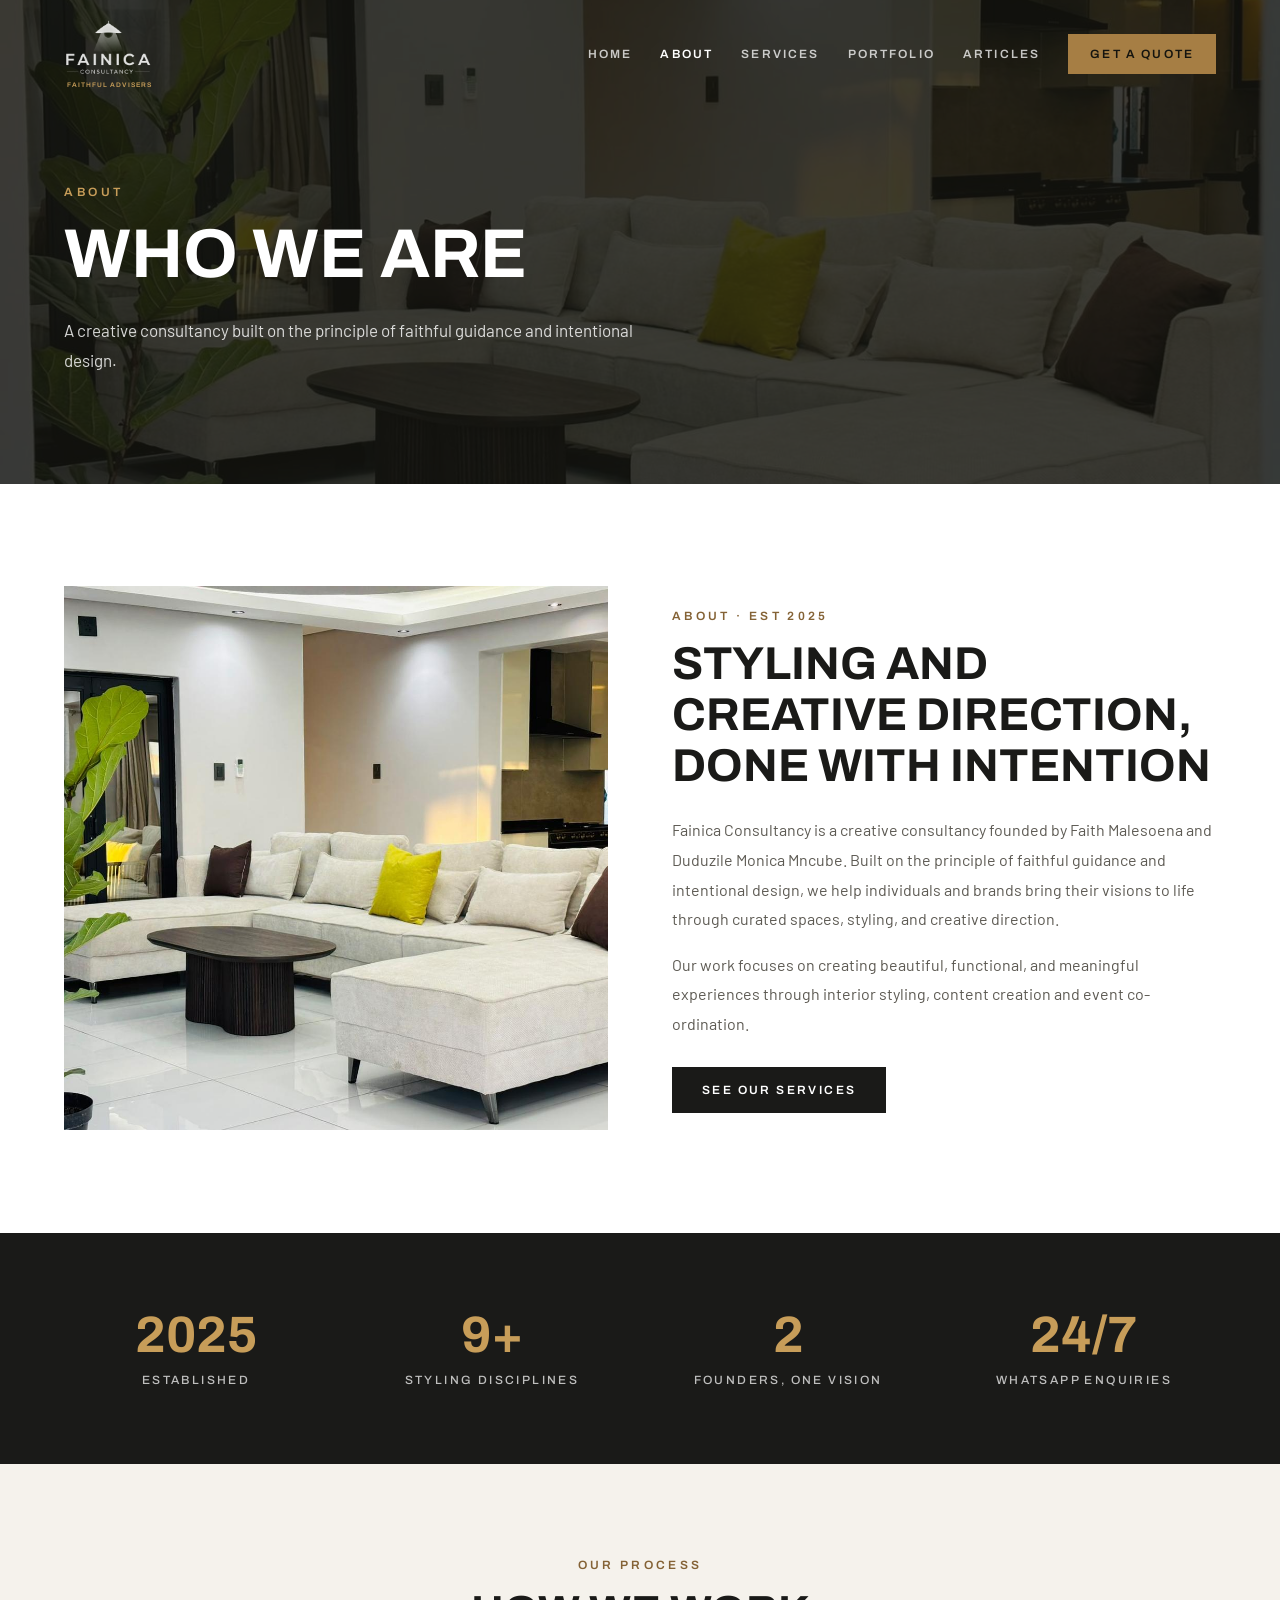
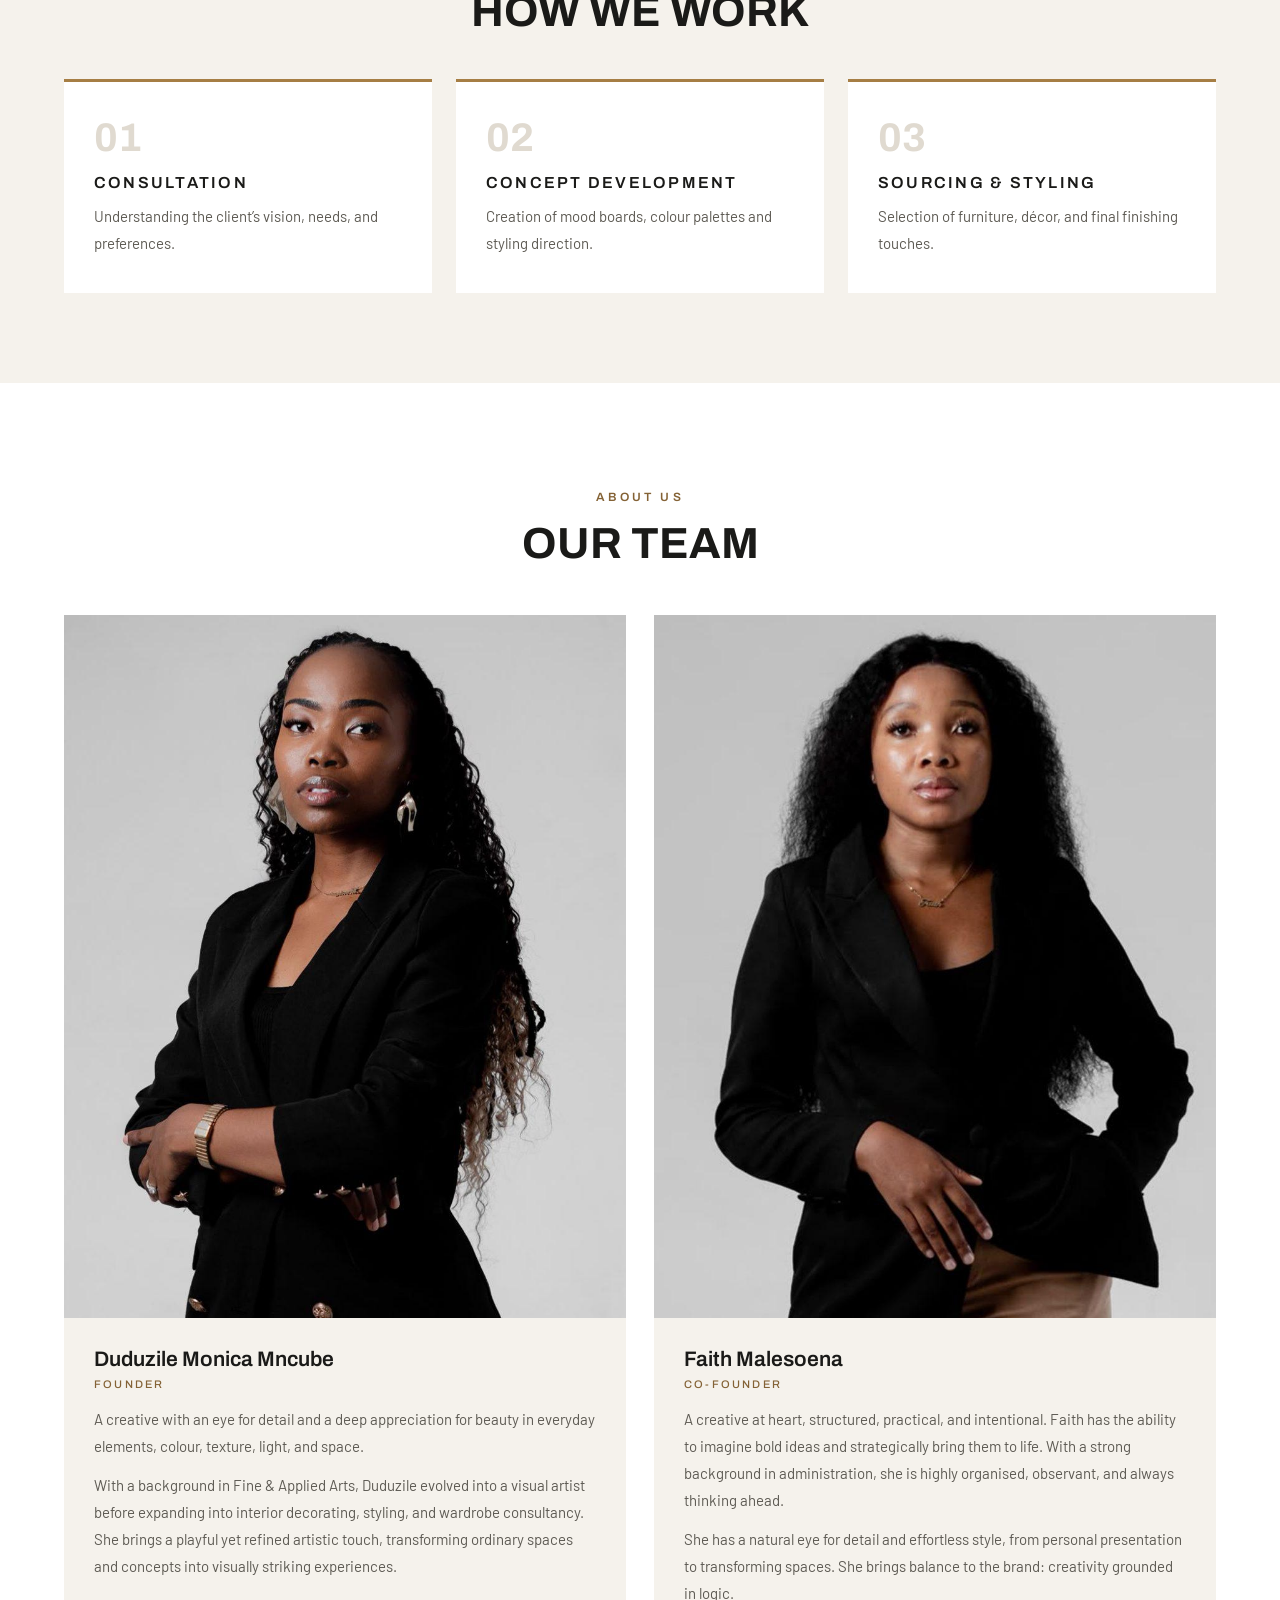
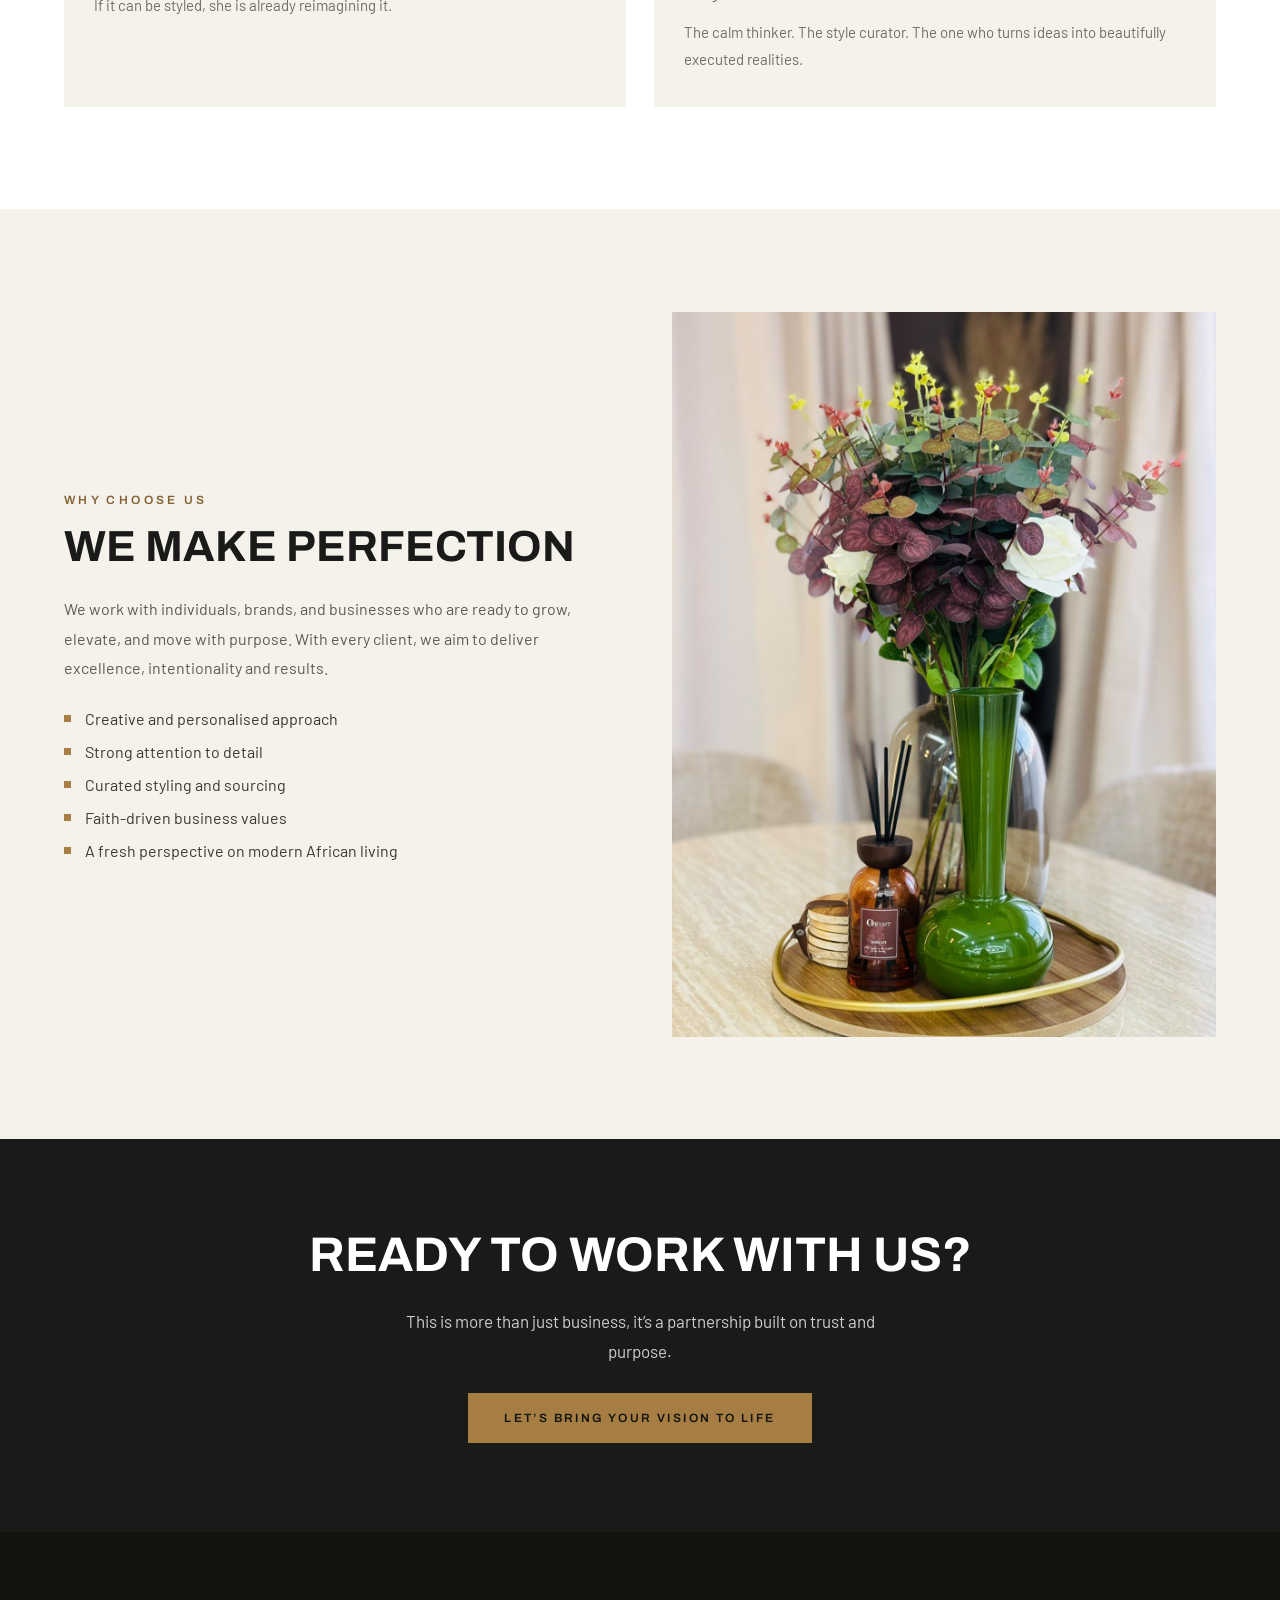
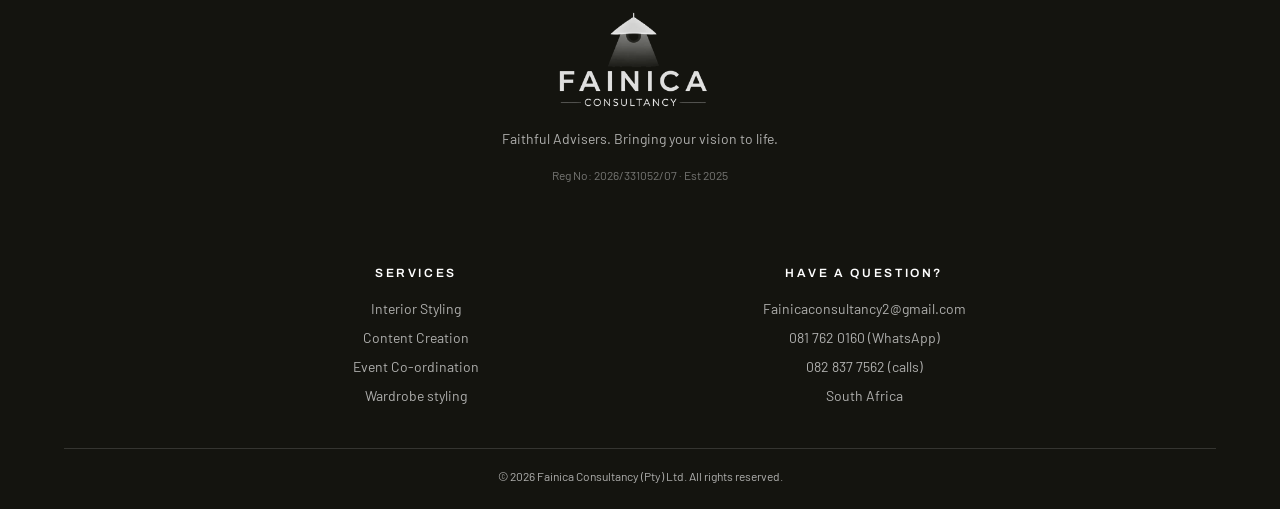
<file: about.html>
<!DOCTYPE html>
<html lang="en-ZA">
<head>
<meta charset="utf-8">
<meta name="viewport" content="width=device-width, initial-scale=1">
<title>About Fainica Consultancy | Meet the Team</title>
<meta name="description" content="Meet Duduzile Monica Mncube and Faith Malesoena, the founders of Fainica Consultancy, and see how we work on interior styling (interior design), content creation and event co-ordination." />
<link rel="canonical" href="https://fainicaconsultancy.co.za/about" />
<meta name="robots" content="index, follow, max-image-preview:large" />
<meta name="author" content="Fainica Consultancy" />
<meta name="keywords" content="Fainica Consultancy, interior styling, interior design, content creation, event co-ordination, Middelburg, Mpumalanga, South Africa" />
<meta name="theme-color" content="#1a1a18" />
<meta name="referrer" content="strict-origin-when-cross-origin" />
<meta property="og:type" content="website" />
<meta property="og:site_name" content="Fainica Consultancy" />
<meta property="og:title" content="About Fainica Consultancy | Meet the Team" />
<meta property="og:description" content="Meet Duduzile Monica Mncube and Faith Malesoena, the founders of Fainica Consultancy, and see how we work on interior styling (interior design), content creation and event co-ordination." />
<meta property="og:url" content="https://fainicaconsultancy.co.za/about" />
<meta property="og:image" content="https://fainicaconsultancy.co.za/assets/about-lounge.jpg" />
<meta property="og:locale" content="en_ZA" />
<meta name="twitter:card" content="summary_large_image" />
<meta name="twitter:title" content="About Fainica Consultancy | Meet the Team" />
<meta name="twitter:description" content="Meet Duduzile Monica Mncube and Faith Malesoena, the founders of Fainica Consultancy, and see how we work on interior styling (interior design), content creation and event co-ordination." />
<meta name="twitter:image" content="https://fainicaconsultancy.co.za/assets/about-lounge.jpg" />
<link rel="icon" type="image/png" href="/assets/fainica-favicon.png" />
<link rel="apple-touch-icon" href="/assets/fainica-favicon.png" />
<script type="application/ld+json">
{
  "@context": "https://schema.org",
  "@graph": [
    {
      "@type": "WebPage",
      "@id": "https://fainicaconsultancy.co.za/about#webpage",
      "url": "https://fainicaconsultancy.co.za/about",
      "name": "About",
      "inLanguage": "en-ZA",
      "isPartOf": {
        "@id": "https://fainicaconsultancy.co.za/#website"
      },
      "about": {
        "@id": "https://fainicaconsultancy.co.za/#business"
      },
      "description": "Meet Duduzile Monica Mncube and Faith Malesoena, the founders of Fainica Consultancy, and see how we work on interior styling (interior design), content creation and event co-ordination."
    },
    {
      "@type": "BreadcrumbList",
      "itemListElement": [
        {
          "@type": "ListItem",
          "position": 1,
          "name": "Home",
          "item": "https://fainicaconsultancy.co.za/"
        },
        {
          "@type": "ListItem",
          "position": 2,
          "name": "About",
          "item": "https://fainicaconsultancy.co.za/about"
        }
      ]
    }
  ]
}
</script>
<link rel="preload" href="/assets/fonts/archivo-latin-700-normal.woff2" as="font" type="font/woff2" crossorigin />
<link rel="preload" href="/assets/fonts/barlow-latin-400-normal.woff2" as="font" type="font/woff2" crossorigin />
<link rel="stylesheet" href="/assets/bootstrap-custom.min.css" />
<noscript><style>.wa-float { opacity: 1 !important; visibility: visible !important; transform: none !important; }</style></noscript>
<style>
@font-face { font-family: Archivo; font-style: normal; font-weight: 400; font-display: swap; src: url(/assets/fonts/archivo-latin-400-normal.woff2) format("woff2"); }
@font-face { font-family: Archivo; font-style: normal; font-weight: 500; font-display: swap; src: url(/assets/fonts/archivo-latin-500-normal.woff2) format("woff2"); }
@font-face { font-family: Archivo; font-style: normal; font-weight: 600; font-display: swap; src: url(/assets/fonts/archivo-latin-600-normal.woff2) format("woff2"); }
@font-face { font-family: Archivo; font-style: normal; font-weight: 700; font-display: swap; src: url(/assets/fonts/archivo-latin-700-normal.woff2) format("woff2"); }
@font-face { font-family: Barlow; font-style: normal; font-weight: 300; font-display: swap; src: url(/assets/fonts/barlow-latin-300-normal.woff2) format("woff2"); }
@font-face { font-family: Barlow; font-style: normal; font-weight: 400; font-display: swap; src: url(/assets/fonts/barlow-latin-400-normal.woff2) format("woff2"); }
@font-face { font-family: Barlow; font-style: normal; font-weight: 500; font-display: swap; src: url(/assets/fonts/barlow-latin-500-normal.woff2) format("woff2"); }
  body { margin: 0; background: #ffffff; }
  a { color: oklch(0.52 0.075 72); text-decoration: none; }
  a:hover { color: #1a1a18; }
  .sl-btn:hover { background: rgba(20,20,15,0.78) !important; }
  .lb-btn:hover { background: rgba(255,255,255,0.14) !important; }
  .menu-btn:focus-visible, .wa-float:focus-visible, .btn-fn:focus-visible { outline: 2px solid oklch(0.72 0.1 78); outline-offset: 3px; }
  .wa-float { opacity: 0; visibility: hidden; transform: translateY(14px); transition: opacity 0.3s ease, transform 0.3s ease, visibility 0.3s; }
  .wa-float.is-on { opacity: 1; visibility: visible; transform: none; }
  .menu-link { display: block; padding: 18px 0; border-bottom: 1px solid rgba(255,255,255,0.12); font-family: Archivo, sans-serif; font-size: 14px; font-weight: 600; letter-spacing: 0.18em; text-transform: uppercase; color: rgba(255,255,255,0.78); }
  .menu-link:hover { color: #ffffff; }
  @media (max-width: 575.98px) {
    .btn-fn { display: block !important; text-align: center; padding: 16px 18px !important; letter-spacing: 0.14em !important; }
    .btn-row { flex-direction: column; align-items: stretch; }
    .hero-inner { padding-top: 132px !important; padding-bottom: 14vh !important; }
    .wa-float { right: 14px !important; bottom: max(14px, env(safe-area-inset-bottom)) !important; padding: 12px 16px !important; letter-spacing: 0.12em !important; }
  }
</style>
</head>
<body>
<div style="font-family: Barlow, sans-serif; color: #1a1a18; background: #ffffff; overflow-x: hidden;">
  <header class="site-header" style="position: absolute; top: 0; left: 0; right: 0; z-index: 40; display: flex; justify-content: space-between; align-items: center; gap: 20px; padding: 18px 5vw;">
    <a href="/" style="display: inline-flex; flex-direction: column; align-items: center; --h: 58px;">
      <img src="/assets/fainica-mark-light.png" alt="Fainica Consultancy, creative stylists in Middelburg" width="180" height="62" style="display: block; height: var(--h); width: auto;" />
      <svg viewBox="0 0 84 8" role="img" aria-label="Faithful Advisers" style="display: block; width: calc(var(--h) * 1.456); height: auto; margin-top: 5px; transform: translateX(calc(var(--h) * -0.0603)); overflow: visible;"><text x="0" y="6.3" font-family="Archivo, sans-serif" font-weight="600" font-size="6.6" textLength="84" lengthAdjust="spacing" style="fill: oklch(0.72 0.1 78);">FAITHFUL ADVISERS</text></svg>
    </a>
    <nav class="d-none d-lg-flex" aria-label="Main" style="align-items: center; gap: 28px; font-family: Archivo, sans-serif; font-size: 12px; font-weight: 600; letter-spacing: 0.18em; text-transform: uppercase; color: #ffffff;">
      <a href="/" style="color: rgba(255,255,255,0.75);">Home</a><a href="/about" style="color: #ffffff;">About</a><a href="/services" style="color: rgba(255,255,255,0.75);">Services</a><a href="/portfolio" style="color: rgba(255,255,255,0.75);">Portfolio</a><a href="/articles" style="color: rgba(255,255,255,0.75);">Articles</a><a href="/contact" style="padding: 13px 22px; background: oklch(0.62 0.09 75); color: #14140f;">Get a quote</a>
    </nav>
    <button type="button" class="menu-btn d-lg-none" data-bs-toggle="offcanvas" data-bs-target="#site-menu" aria-controls="site-menu" aria-label="Open menu" style="display: flex; flex-direction: column; justify-content: center; align-items: center; gap: 6px; width: 48px; height: 48px; padding: 0; border: 1px solid rgba(255,255,255,0.4); background: rgba(20,20,15,0.35); cursor: pointer;"><span style="display: block; width: 22px; height: 2px; background: #ffffff;"></span><span style="display: block; width: 22px; height: 2px; background: #ffffff;"></span><span style="display: block; width: 22px; height: 2px; background: #ffffff;"></span></button>
  </header>

  <div class="offcanvas offcanvas-end" tabindex="-1" id="site-menu" aria-label="Menu" style="width: min(86vw, 360px); background: #14140f; color: #ffffff; border-left: 0;">
    <div style="display: flex; justify-content: space-between; align-items: center; padding: 18px 24px;">
      <img src="/assets/fainica-mark-light.png" alt="Fainica Consultancy" width="140" height="48" style="display: block; height: 48px; width: auto;" />
      <button type="button" data-bs-dismiss="offcanvas" aria-label="Close menu" style="width: 48px; height: 48px; padding: 0; border: 1px solid rgba(255,255,255,0.28); background: transparent; color: #ffffff; font-size: 17px; line-height: 1; cursor: pointer;">&#10005;</button>
    </div>
    <nav aria-label="Menu" style="display: flex; flex-direction: column; padding: 8px 24px 0;">
      <a class="menu-link" href="/">Home</a><a class="menu-link" href="/about" aria-current="page" style="color: #ffffff; border-left: 3px solid oklch(0.62 0.09 75); padding-left: 14px;">About</a><a class="menu-link" href="/services">Services</a><a class="menu-link" href="/portfolio">Portfolio</a><a class="menu-link" href="/articles">Articles</a>
    </nav>
    <div style="display: flex; flex-direction: column; gap: 12px; padding: 28px 24px 32px;">
      <a class="btn-fn" href="/contact" style="display: block; padding: 16px 18px; text-align: center; background: oklch(0.62 0.09 75); color: #14140f; font-family: Archivo, sans-serif; font-size: 12px; font-weight: 600; letter-spacing: 0.16em; text-transform: uppercase;">Get a quote</a>
      <a href="https://wa.me/27817620160?text=Hi%20Fainica%20Consultancy!" target="_blank" rel="noopener" style="display: block; padding: 16px 18px; text-align: center; border: 1px solid rgba(255,255,255,0.4); color: #ffffff; font-family: Archivo, sans-serif; font-size: 12px; font-weight: 600; letter-spacing: 0.16em; text-transform: uppercase;">WhatsApp us</a>
    </div>
  </div>

  <main>
    <section data-wa-hero style="position: relative; padding: 20vh 5vw 12vh; overflow: hidden; background: #232019; color: #ffffff;">
      <img src="/assets/about-lounge.jpg" alt="Interior styling detail from a Fainica Consultancy project" fetchpriority="high" decoding="async" style="position: absolute; inset: 0; width: 100%; height: 100%; object-fit: cover;" />
      <div style="position: absolute; inset: 0; background: rgba(20,20,15,0.82);"></div>
      <span style="position: relative; font-family: Archivo, sans-serif; font-size: 12px; font-weight: 600; letter-spacing: 0.3em; text-transform: uppercase; color: oklch(0.72 0.1 78);">About</span>
      <h1 style="position: relative; margin: 20px 0 0; font-family: Archivo, sans-serif; font-weight: 700; font-size: clamp(34px, 5.4vw, 78px); line-height: 1.04; text-transform: uppercase; max-width: 22ch;">Who we are</h1>
      <p style="position: relative; margin: 24px 0 0; max-width: 58ch; font-size: 17px; line-height: 1.8; color: rgba(255,255,255,0.82);">A creative consultancy built on the principle of faithful guidance and intentional design.</p>
    </section>

    <section style="display: grid; grid-template-columns: repeat(auto-fit, minmax(300px, 1fr)); gap: clamp(32px, 5vw, 76px); align-items: center; padding: clamp(64px, 8vw, 120px) 5vw;">
      <div style="position: relative; aspect-ratio: 1 / 1; overflow: hidden; background: #ebe7e0;">
        <img src="/assets/about-lounge.jpg" alt="Curated interior styling project by Fainica Consultancy" loading="lazy" decoding="async" style="position: absolute; inset: 0; width: 100%; height: 100%; object-fit: cover;" />
      </div>
      <div>
        <span style="font-family: Archivo, sans-serif; font-size: 12px; font-weight: 600; letter-spacing: 0.28em; text-transform: uppercase; color: oklch(0.52 0.075 72);">About &middot; Est 2025</span>
        <h2 style="margin: 16px 0 24px; font-family: Archivo, sans-serif; font-weight: 700; font-size: clamp(28px, 3.6vw, 50px); line-height: 1.1; text-transform: uppercase;">Styling and creative direction, done with intention</h2>
        <p style="margin: 0 0 16px; font-size: 16px; line-height: 1.85; color: #5d5a53;">Fainica Consultancy is a creative consultancy founded by Faith Malesoena and Duduzile Monica Mncube. Built on the principle of faithful guidance and intentional design, we help individuals and brands bring their visions to life through curated spaces, styling, and creative direction.</p>
        <p style="margin: 0 0 28px; font-size: 16px; line-height: 1.85; color: #5d5a53;">Our work focuses on creating beautiful, functional, and meaningful experiences through interior styling, content creation and event co-ordination.</p>
        <a class="btn-fn" href="/services" style="display: inline-block; padding: 16px 30px; background: #1a1a18; color: #ffffff; font-family: Archivo, sans-serif; font-size: 12px; font-weight: 600; letter-spacing: 0.2em; text-transform: uppercase;">See our services</a>
      </div>
    </section>

    <section style="display: grid; grid-template-columns: repeat(auto-fit, minmax(180px, 1fr)); gap: 32px; padding: clamp(48px, 6vw, 84px) 5vw; background: #1a1a18; color: #ffffff;">
      <div style="text-align: center;">
        <div style="font-family: Archivo, sans-serif; font-weight: 700; font-size: clamp(34px, 4vw, 56px); line-height: 1; color: oklch(0.72 0.1 78);">2025</div>
        <div style="margin-top: 12px; font-family: Archivo, sans-serif; font-size: 12px; font-weight: 500; letter-spacing: 0.2em; text-transform: uppercase; color: rgba(255,255,255,0.72);">Established</div>
      </div>
      <div style="text-align: center;">
        <div style="font-family: Archivo, sans-serif; font-weight: 700; font-size: clamp(34px, 4vw, 56px); line-height: 1; color: oklch(0.72 0.1 78);">9+</div>
        <div style="margin-top: 12px; font-family: Archivo, sans-serif; font-size: 12px; font-weight: 500; letter-spacing: 0.2em; text-transform: uppercase; color: rgba(255,255,255,0.72);">Styling disciplines</div>
      </div>
      <div style="text-align: center;">
        <div style="font-family: Archivo, sans-serif; font-weight: 700; font-size: clamp(34px, 4vw, 56px); line-height: 1; color: oklch(0.72 0.1 78);">2</div>
        <div style="margin-top: 12px; font-family: Archivo, sans-serif; font-size: 12px; font-weight: 500; letter-spacing: 0.2em; text-transform: uppercase; color: rgba(255,255,255,0.72);">Founders, one vision</div>
      </div>
      <div style="text-align: center;">
        <div style="font-family: Archivo, sans-serif; font-weight: 700; font-size: clamp(34px, 4vw, 56px); line-height: 1; color: oklch(0.72 0.1 78);">24/7</div>
        <div style="margin-top: 12px; font-family: Archivo, sans-serif; font-size: 12px; font-weight: 500; letter-spacing: 0.2em; text-transform: uppercase; color: rgba(255,255,255,0.72);">WhatsApp enquiries</div>
      </div>
    </section>

    <section style="padding: clamp(56px, 7vw, 100px) 5vw; background: #f5f2ec;">
      <div style="text-align: center; margin-bottom: 44px;">
        <span style="font-family: Archivo, sans-serif; font-size: 12px; font-weight: 600; letter-spacing: 0.28em; text-transform: uppercase; color: oklch(0.52 0.075 72);">Our process</span>
        <h2 style="margin: 16px 0 0; font-family: Archivo, sans-serif; font-weight: 700; font-size: clamp(26px, 3.4vw, 46px); text-transform: uppercase;">How we work</h2>
      </div>
      <div style="display: grid; grid-template-columns: repeat(auto-fit, minmax(240px, 1fr)); gap: 24px;">
        <div style="padding: 36px 30px; background: #ffffff; border-top: 3px solid oklch(0.62 0.09 75);">
          <span style="font-family: Archivo, sans-serif; font-weight: 700; font-size: 40px; line-height: 1; color: #e0dad0;">01</span>
          <h3 style="margin: 16px 0 12px; font-family: Archivo, sans-serif; font-size: 16px; font-weight: 600; letter-spacing: 0.14em; text-transform: uppercase;">Consultation</h3>
          <p style="margin: 0; font-size: 15px; line-height: 1.8; color: #5d5a53;">Understanding the client&rsquo;s vision, needs, and preferences.</p>
        </div>
        <div style="padding: 36px 30px; background: #ffffff; border-top: 3px solid oklch(0.62 0.09 75);">
          <span style="font-family: Archivo, sans-serif; font-weight: 700; font-size: 40px; line-height: 1; color: #e0dad0;">02</span>
          <h3 style="margin: 16px 0 12px; font-family: Archivo, sans-serif; font-size: 16px; font-weight: 600; letter-spacing: 0.14em; text-transform: uppercase;">Concept Development</h3>
          <p style="margin: 0; font-size: 15px; line-height: 1.8; color: #5d5a53;">Creation of mood boards, colour palettes and styling direction.</p>
        </div>
        <div style="padding: 36px 30px; background: #ffffff; border-top: 3px solid oklch(0.62 0.09 75);">
          <span style="font-family: Archivo, sans-serif; font-weight: 700; font-size: 40px; line-height: 1; color: #e0dad0;">03</span>
          <h3 style="margin: 16px 0 12px; font-family: Archivo, sans-serif; font-size: 16px; font-weight: 600; letter-spacing: 0.14em; text-transform: uppercase;">Sourcing &amp; Styling</h3>
          <p style="margin: 0; font-size: 15px; line-height: 1.8; color: #5d5a53;">Selection of furniture, d&eacute;cor, and final finishing touches.</p>
        </div>
      </div>
    </section>

    <section style="padding: clamp(64px, 8vw, 110px) 5vw;">
      <div style="text-align: center; margin-bottom: 48px;">
        <span style="font-family: Archivo, sans-serif; font-size: 12px; font-weight: 600; letter-spacing: 0.28em; text-transform: uppercase; color: oklch(0.52 0.075 72);">About us</span>
        <h2 style="margin: 16px 0 0; font-family: Archivo, sans-serif; font-weight: 700; font-size: clamp(26px, 3.4vw, 46px); text-transform: uppercase;">Our team</h2>
      </div>
      <div style="display: grid; grid-template-columns: repeat(auto-fit, minmax(300px, 1fr)); gap: 28px;">
        <div style="background: #f5f2ec;">
          <div style="position: relative; aspect-ratio: 4 / 5; overflow: hidden; background-image: repeating-linear-gradient(135deg, #ebe7e0 0 14px, #e3ded5 14px 28px);">
            <img src="/assets/founder-monica.jpg" alt="Duduzile Monica Mncube, Founder of Fainica Consultancy" loading="lazy" decoding="async" style="position: absolute; inset: 0; width: 100%; height: 100%; object-fit: cover; object-position: center top;" />
          </div>
          <div style="padding: 30px 30px 34px;">
            <h3 style="margin: 0; font-family: Archivo, sans-serif; font-size: 21px; font-weight: 600;">Duduzile Monica Mncube</h3>
            <div style="margin: 8px 0 16px; font-family: Archivo, sans-serif; font-size: 11px; font-weight: 500; letter-spacing: 0.2em; text-transform: uppercase; color: oklch(0.52 0.075 72);">Founder</div>
            <p style="margin: 0 0 12px; font-size: 15px; line-height: 1.8; color: #5d5a53;">A creative with an eye for detail and a deep appreciation for beauty in everyday elements, colour, texture, light, and space.</p>
            <p style="margin: 0 0 12px; font-size: 15px; line-height: 1.8; color: #5d5a53;">With a background in Fine &amp; Applied Arts, Duduzile evolved into a visual artist before expanding into interior decorating, styling, and wardrobe consultancy. She brings a playful yet refined artistic touch, transforming ordinary spaces and concepts into visually striking experiences.</p>
            <p style="margin: 0; font-size: 15px; line-height: 1.8; color: #736d61;">If it can be styled, she is already reimagining it.</p>
          </div>
        </div>
        <div style="background: #f5f2ec;">
          <div style="position: relative; aspect-ratio: 4 / 5; overflow: hidden; background-image: repeating-linear-gradient(135deg, #ebe7e0 0 14px, #e3ded5 14px 28px);">
            <img src="/assets/founder-faith.jpg" alt="Faith Malesoena, Co-founder of Fainica Consultancy" loading="lazy" decoding="async" style="position: absolute; inset: 0; width: 100%; height: 100%; object-fit: cover; object-position: center top;" />
          </div>
          <div style="padding: 30px 30px 34px;">
            <h3 style="margin: 0; font-family: Archivo, sans-serif; font-size: 21px; font-weight: 600;">Faith Malesoena</h3>
            <div style="margin: 8px 0 16px; font-family: Archivo, sans-serif; font-size: 11px; font-weight: 500; letter-spacing: 0.2em; text-transform: uppercase; color: oklch(0.52 0.075 72);">Co-founder</div>
            <p style="margin: 0 0 12px; font-size: 15px; line-height: 1.8; color: #5d5a53;">A creative at heart, structured, practical, and intentional. Faith has the ability to imagine bold ideas and strategically bring them to life. With a strong background in administration, she is highly organised, observant, and always thinking ahead.</p>
            <p style="margin: 0 0 12px; font-size: 15px; line-height: 1.8; color: #5d5a53;">She has a natural eye for detail and effortless style, from personal presentation to transforming spaces. She brings balance to the brand: creativity grounded in logic.</p>
            <p style="margin: 0; font-size: 15px; line-height: 1.8; color: #736d61;">The calm thinker. The style curator. The one who turns ideas into beautifully executed realities.</p>
          </div>
        </div>
      </div>
    </section>

    <section style="display: grid; grid-template-columns: repeat(auto-fit, minmax(300px, 1fr)); gap: clamp(32px, 5vw, 72px); align-items: center; padding: clamp(64px, 8vw, 110px) 5vw; background: #f5f2ec;">
      <div>
        <span style="font-family: Archivo, sans-serif; font-size: 12px; font-weight: 600; letter-spacing: 0.28em; text-transform: uppercase; color: oklch(0.52 0.075 72);">Why choose us</span>
        <h2 style="margin: 16px 0 22px; font-family: Archivo, sans-serif; font-weight: 700; font-size: clamp(26px, 3.4vw, 46px); line-height: 1.12; text-transform: uppercase;">We make perfection</h2>
        <p style="margin: 0 0 26px; font-size: 16px; line-height: 1.85; color: #5d5a53;">We work with individuals, brands, and businesses who are ready to grow, elevate, and move with purpose. With every client, we aim to deliver excellence, intentionality and results.</p>
        <ul style="margin: 0; padding: 0; list-style: none; display: flex; flex-direction: column; gap: 14px;"><li style="display: flex; gap: 14px; align-items: baseline; font-size: 16px; color: #3a3833;"><span style="width: 7px; height: 7px; flex-shrink: 0; background: oklch(0.62 0.09 75); transform: translateY(-3px);"></span>Creative and personalised approach</li><li style="display: flex; gap: 14px; align-items: baseline; font-size: 16px; color: #3a3833;"><span style="width: 7px; height: 7px; flex-shrink: 0; background: oklch(0.62 0.09 75); transform: translateY(-3px);"></span>Strong attention to detail</li><li style="display: flex; gap: 14px; align-items: baseline; font-size: 16px; color: #3a3833;"><span style="width: 7px; height: 7px; flex-shrink: 0; background: oklch(0.62 0.09 75); transform: translateY(-3px);"></span>Curated styling and sourcing</li><li style="display: flex; gap: 14px; align-items: baseline; font-size: 16px; color: #3a3833;"><span style="width: 7px; height: 7px; flex-shrink: 0; background: oklch(0.62 0.09 75); transform: translateY(-3px);"></span>Faith-driven business values</li><li style="display: flex; gap: 14px; align-items: baseline; font-size: 16px; color: #3a3833;"><span style="width: 7px; height: 7px; flex-shrink: 0; background: oklch(0.62 0.09 75); transform: translateY(-3px);"></span>A fresh perspective on modern African living</li></ul>
      </div>
      <div style="position: relative; aspect-ratio: 3 / 4; overflow: hidden; background: #ebe7e0;">
        <img src="/assets/detail-flowers.jpg" alt="Textures and d&eacute;cor detail from a styling project" loading="lazy" decoding="async" style="position: absolute; inset: 0; width: 100%; height: 100%; object-fit: cover;" />
      </div>
    </section>
  </main>

  <section data-wa-hide style="display: flex; flex-direction: column; align-items: center; gap: 26px; padding: clamp(56px, 7vw, 100px) 5vw; background: #1a1a18; color: #ffffff; text-align: center;">
    <h2 style="margin: 0; font-family: Archivo, sans-serif; font-weight: 700; font-size: clamp(26px, 3.8vw, 54px); line-height: 1.08; text-transform: uppercase; max-width: 26ch;">Ready to work with us?</h2>
    <p style="margin: 0; max-width: 52ch; font-size: 17px; line-height: 1.75; color: rgba(255,255,255,0.78);">This is more than just business, it&rsquo;s a partnership built on trust and purpose.</p>
    <a class="btn-fn" href="/contact" style="padding: 18px 36px; background: oklch(0.62 0.09 75); color: #14140f; font-family: Archivo, sans-serif; font-size: 12px; font-weight: 600; letter-spacing: 0.2em; text-transform: uppercase;">Let&rsquo;s bring your vision to life</a>
  </section>
  <footer data-wa-hide style="padding: clamp(48px, 6vw, 76px) 5vw 26px; background: #14140f; color: rgba(255,255,255,0.66); text-align: center;">
    <div style="display: flex; flex-direction: column; align-items: center; gap: 16px;">
      <img src="/assets/fainica-mark-light.png" alt="Fainica Consultancy logo" width="168" height="58" style="display: block; width: 168px; height: auto;" />
      <p style="margin: 0; font-size: 14px; line-height: 1.8;">Faithful Advisers. Bringing your vision to life.</p>
      <span style="font-size: 12px; color: rgba(255,255,255,0.42);">Reg No: 2026/331052/07 &middot; Est 2025</span>
    </div>
    <div class="row g-5 justify-content-center" style="margin-top: 36px;">
      <div class="col-12 col-md-5 col-lg-4" style="display: flex; flex-direction: column; align-items: center; gap: 12px;">
        <h2 style="margin: 0 0 8px; font-family: Archivo, sans-serif; font-size: 12px; font-weight: 600; letter-spacing: 0.22em; text-transform: uppercase; color: #ffffff;">Services</h2>
        <a href="/interior-styling" style="font-size: 14px; color: rgba(255,255,255,0.66);">Interior Styling</a><a href="/content-creation" style="font-size: 14px; color: rgba(255,255,255,0.66);">Content Creation</a><a href="/event-coordination" style="font-size: 14px; color: rgba(255,255,255,0.66);">Event Co-ordination</a><a href="/article-wardrobe-styling-tips" style="font-size: 14px; color: rgba(255,255,255,0.66);">Wardrobe styling</a>
      </div>
      <div class="col-12 col-md-5 col-lg-4" style="display: flex; flex-direction: column; align-items: center; gap: 12px;">
        <h2 style="margin: 0 0 8px; font-family: Archivo, sans-serif; font-size: 12px; font-weight: 600; letter-spacing: 0.22em; text-transform: uppercase; color: #ffffff;">Have a question?</h2>
        <a href="mailto:Fainicaconsultancy2@gmail.com" style="font-size: 14px; color: rgba(255,255,255,0.66);">Fainicaconsultancy2@gmail.com</a>
        <a href="https://wa.me/27817620160" target="_blank" rel="noopener" style="font-size: 14px; color: rgba(255,255,255,0.66);">081 762 0160 (WhatsApp)</a>
        <a href="tel:+27828377562" style="font-size: 14px; color: rgba(255,255,255,0.66);">082 837 7562 (calls)</a>
        <span style="font-size: 14px;">South Africa</span>
      </div>
    </div>
    <div style="margin-top: 44px; padding-top: 20px; border-top: 1px solid rgba(255,255,255,0.14); font-size: 12px;">
      <span>&copy; 2026 Fainica Consultancy (Pty) Ltd. All rights reserved.</span>
    </div>
  </footer>

  <a class="wa-float" href="https://wa.me/27817620160?text=Hi%20Fainica%20Consultancy!" target="_blank" rel="noopener" style="position: fixed; right: 22px; bottom: 22px; z-index: 60; display: flex; align-items: center; gap: 10px; padding: 14px 20px; background: oklch(0.62 0.09 75); color: #14140f; font-family: Archivo, sans-serif; font-size: 12px; font-weight: 600; letter-spacing: 0.16em; text-transform: uppercase; box-shadow: 0 10px 30px rgba(20,20,15,0.3);">
    <span style="width: 8px; height: 8px; border-radius: 50%; background: #14140f;"></span>WhatsApp us
  </a>

</div>
<script src="/assets/bootstrap-offcanvas.min.js" defer></script>
<script src="/site.js" defer></script>
</body>
</html>
</file>
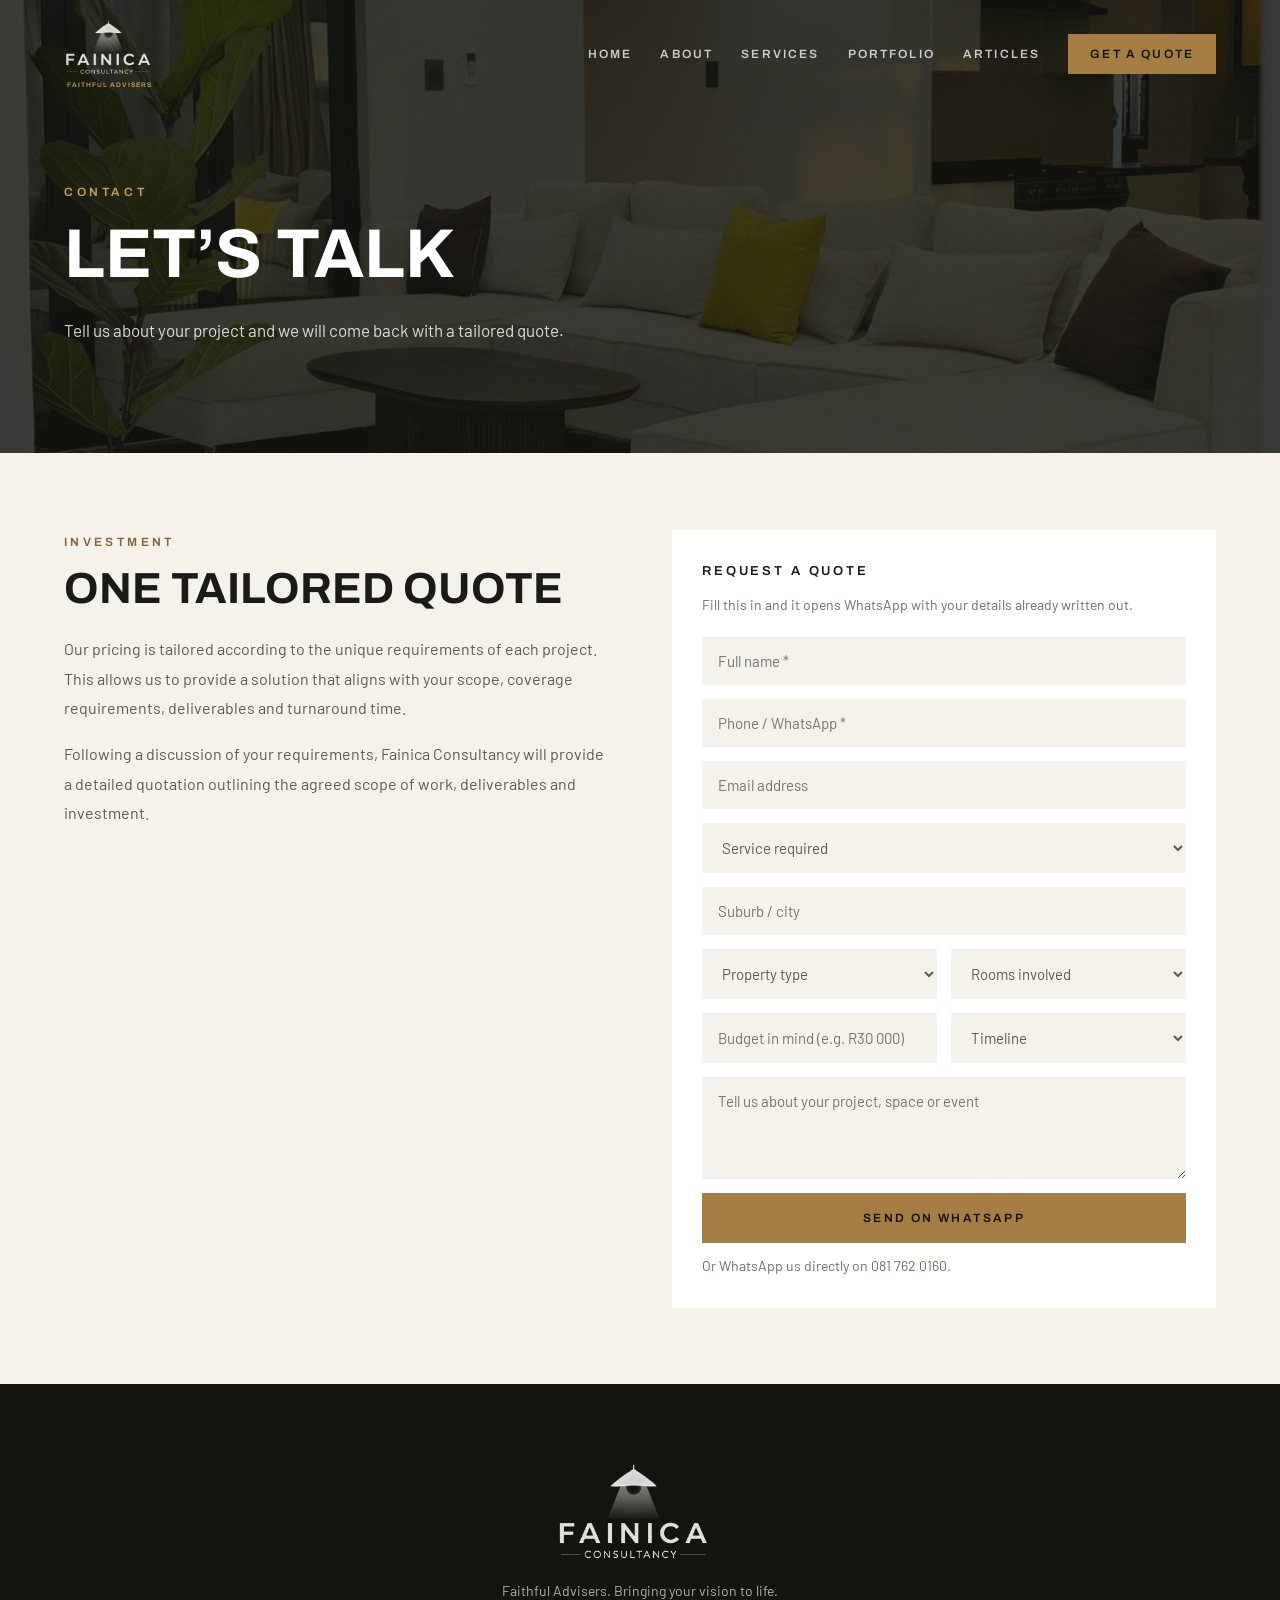
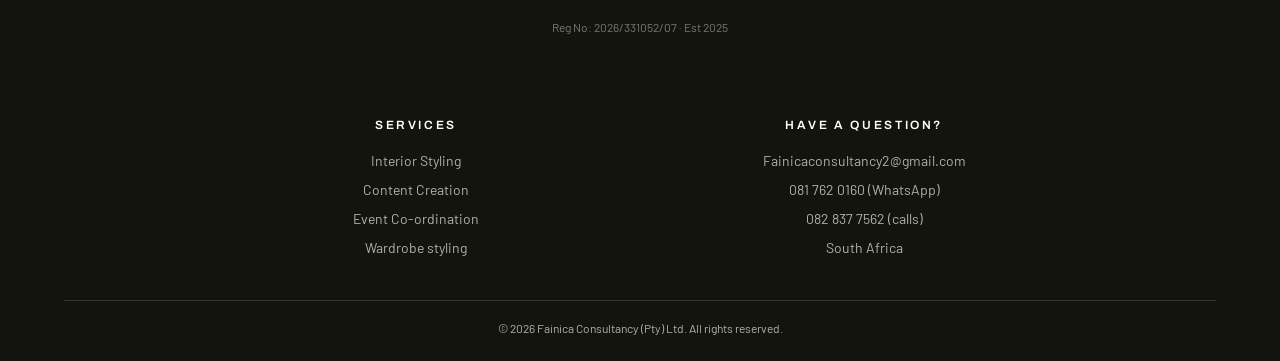
<file: contact.html>
<!DOCTYPE html>
<html lang="en-ZA">
<head>
<meta charset="utf-8">
<meta name="viewport" content="width=device-width, initial-scale=1">
<title>Contact and Request a Quote | Fainica Consultancy</title>
<meta name="description" content="Request a tailored quote from Fainica Consultancy for interior styling, content creation or event co-ordination. WhatsApp 081 762 0160." />
<link rel="canonical" href="https://fainicaconsultancy.co.za/contact" />
<meta name="robots" content="index, follow, max-image-preview:large" />
<meta name="author" content="Fainica Consultancy" />
<meta name="keywords" content="Fainica Consultancy, interior styling, interior design, content creation, event co-ordination, Middelburg, Mpumalanga, South Africa" />
<meta name="theme-color" content="#1a1a18" />
<meta name="referrer" content="strict-origin-when-cross-origin" />
<meta property="og:type" content="website" />
<meta property="og:site_name" content="Fainica Consultancy" />
<meta property="og:title" content="Contact and Request a Quote | Fainica Consultancy" />
<meta property="og:description" content="Request a tailored quote from Fainica Consultancy for interior styling, content creation or event co-ordination. WhatsApp 081 762 0160." />
<meta property="og:url" content="https://fainicaconsultancy.co.za/contact" />
<meta property="og:image" content="https://fainicaconsultancy.co.za/assets/about-lounge.jpg" />
<meta property="og:locale" content="en_ZA" />
<meta name="twitter:card" content="summary_large_image" />
<meta name="twitter:title" content="Contact and Request a Quote | Fainica Consultancy" />
<meta name="twitter:description" content="Request a tailored quote from Fainica Consultancy for interior styling, content creation or event co-ordination. WhatsApp 081 762 0160." />
<meta name="twitter:image" content="https://fainicaconsultancy.co.za/assets/about-lounge.jpg" />
<link rel="icon" type="image/png" href="/assets/fainica-favicon.png" />
<link rel="apple-touch-icon" href="/assets/fainica-favicon.png" />
<script type="application/ld+json">
{
  "@context": "https://schema.org",
  "@graph": [
    {
      "@type": "ContactPage",
      "@id": "https://fainicaconsultancy.co.za/contact#webpage",
      "url": "https://fainicaconsultancy.co.za/contact",
      "name": "Contact",
      "inLanguage": "en-ZA",
      "isPartOf": {
        "@id": "https://fainicaconsultancy.co.za/#website"
      },
      "about": {
        "@id": "https://fainicaconsultancy.co.za/#business"
      },
      "description": "Request a tailored quote from Fainica Consultancy for interior styling, content creation or event co-ordination. WhatsApp 081 762 0160."
    },
    {
      "@type": "BreadcrumbList",
      "itemListElement": [
        {
          "@type": "ListItem",
          "position": 1,
          "name": "Home",
          "item": "https://fainicaconsultancy.co.za/"
        },
        {
          "@type": "ListItem",
          "position": 2,
          "name": "Contact",
          "item": "https://fainicaconsultancy.co.za/contact"
        }
      ]
    }
  ]
}
</script>
<link rel="preload" href="/assets/fonts/archivo-latin-700-normal.woff2" as="font" type="font/woff2" crossorigin />
<link rel="preload" href="/assets/fonts/barlow-latin-400-normal.woff2" as="font" type="font/woff2" crossorigin />
<link rel="stylesheet" href="/assets/bootstrap-custom.min.css" />
<noscript><style>.wa-float { opacity: 1 !important; visibility: visible !important; transform: none !important; }</style></noscript>
<style>
@font-face { font-family: Archivo; font-style: normal; font-weight: 400; font-display: swap; src: url(/assets/fonts/archivo-latin-400-normal.woff2) format("woff2"); }
@font-face { font-family: Archivo; font-style: normal; font-weight: 500; font-display: swap; src: url(/assets/fonts/archivo-latin-500-normal.woff2) format("woff2"); }
@font-face { font-family: Archivo; font-style: normal; font-weight: 600; font-display: swap; src: url(/assets/fonts/archivo-latin-600-normal.woff2) format("woff2"); }
@font-face { font-family: Archivo; font-style: normal; font-weight: 700; font-display: swap; src: url(/assets/fonts/archivo-latin-700-normal.woff2) format("woff2"); }
@font-face { font-family: Barlow; font-style: normal; font-weight: 300; font-display: swap; src: url(/assets/fonts/barlow-latin-300-normal.woff2) format("woff2"); }
@font-face { font-family: Barlow; font-style: normal; font-weight: 400; font-display: swap; src: url(/assets/fonts/barlow-latin-400-normal.woff2) format("woff2"); }
@font-face { font-family: Barlow; font-style: normal; font-weight: 500; font-display: swap; src: url(/assets/fonts/barlow-latin-500-normal.woff2) format("woff2"); }
  body { margin: 0; background: #ffffff; }
  a { color: oklch(0.52 0.075 72); text-decoration: none; }
  a:hover { color: #1a1a18; }
  .sl-btn:hover { background: rgba(20,20,15,0.78) !important; }
  .lb-btn:hover { background: rgba(255,255,255,0.14) !important; }
  .menu-btn:focus-visible, .wa-float:focus-visible, .btn-fn:focus-visible { outline: 2px solid oklch(0.72 0.1 78); outline-offset: 3px; }
  .wa-float { opacity: 0; visibility: hidden; transform: translateY(14px); transition: opacity 0.3s ease, transform 0.3s ease, visibility 0.3s; }
  .wa-float.is-on { opacity: 1; visibility: visible; transform: none; }
  .menu-link { display: block; padding: 18px 0; border-bottom: 1px solid rgba(255,255,255,0.12); font-family: Archivo, sans-serif; font-size: 14px; font-weight: 600; letter-spacing: 0.18em; text-transform: uppercase; color: rgba(255,255,255,0.78); }
  .menu-link:hover { color: #ffffff; }
  @media (max-width: 575.98px) {
    .btn-fn { display: block !important; text-align: center; padding: 16px 18px !important; letter-spacing: 0.14em !important; }
    .btn-row { flex-direction: column; align-items: stretch; }
    .hero-inner { padding-top: 132px !important; padding-bottom: 14vh !important; }
    .wa-float { right: 14px !important; bottom: max(14px, env(safe-area-inset-bottom)) !important; padding: 12px 16px !important; letter-spacing: 0.12em !important; }
  }
</style>
</head>
<body>
<div style="font-family: Barlow, sans-serif; color: #1a1a18; background: #ffffff; overflow-x: hidden;">
  <header class="site-header" style="position: absolute; top: 0; left: 0; right: 0; z-index: 40; display: flex; justify-content: space-between; align-items: center; gap: 20px; padding: 18px 5vw;">
    <a href="/" style="display: inline-flex; flex-direction: column; align-items: center; --h: 58px;">
      <img src="/assets/fainica-mark-light.png" alt="Fainica Consultancy, creative stylists in Middelburg" width="180" height="62" style="display: block; height: var(--h); width: auto;" />
      <svg viewBox="0 0 84 8" role="img" aria-label="Faithful Advisers" style="display: block; width: calc(var(--h) * 1.456); height: auto; margin-top: 5px; transform: translateX(calc(var(--h) * -0.0603)); overflow: visible;"><text x="0" y="6.3" font-family="Archivo, sans-serif" font-weight="600" font-size="6.6" textLength="84" lengthAdjust="spacing" style="fill: oklch(0.72 0.1 78);">FAITHFUL ADVISERS</text></svg>
    </a>
    <nav class="d-none d-lg-flex" aria-label="Main" style="align-items: center; gap: 28px; font-family: Archivo, sans-serif; font-size: 12px; font-weight: 600; letter-spacing: 0.18em; text-transform: uppercase; color: #ffffff;">
      <a href="/" style="color: rgba(255,255,255,0.75);">Home</a><a href="/about" style="color: rgba(255,255,255,0.75);">About</a><a href="/services" style="color: rgba(255,255,255,0.75);">Services</a><a href="/portfolio" style="color: rgba(255,255,255,0.75);">Portfolio</a><a href="/articles" style="color: rgba(255,255,255,0.75);">Articles</a><a href="/contact" style="padding: 13px 22px; background: oklch(0.62 0.09 75); color: #14140f;">Get a quote</a>
    </nav>
    <button type="button" class="menu-btn d-lg-none" data-bs-toggle="offcanvas" data-bs-target="#site-menu" aria-controls="site-menu" aria-label="Open menu" style="display: flex; flex-direction: column; justify-content: center; align-items: center; gap: 6px; width: 48px; height: 48px; padding: 0; border: 1px solid rgba(255,255,255,0.4); background: rgba(20,20,15,0.35); cursor: pointer;"><span style="display: block; width: 22px; height: 2px; background: #ffffff;"></span><span style="display: block; width: 22px; height: 2px; background: #ffffff;"></span><span style="display: block; width: 22px; height: 2px; background: #ffffff;"></span></button>
  </header>

  <div class="offcanvas offcanvas-end" tabindex="-1" id="site-menu" aria-label="Menu" style="width: min(86vw, 360px); background: #14140f; color: #ffffff; border-left: 0;">
    <div style="display: flex; justify-content: space-between; align-items: center; padding: 18px 24px;">
      <img src="/assets/fainica-mark-light.png" alt="Fainica Consultancy" width="140" height="48" style="display: block; height: 48px; width: auto;" />
      <button type="button" data-bs-dismiss="offcanvas" aria-label="Close menu" style="width: 48px; height: 48px; padding: 0; border: 1px solid rgba(255,255,255,0.28); background: transparent; color: #ffffff; font-size: 17px; line-height: 1; cursor: pointer;">&#10005;</button>
    </div>
    <nav aria-label="Menu" style="display: flex; flex-direction: column; padding: 8px 24px 0;">
      <a class="menu-link" href="/">Home</a><a class="menu-link" href="/about">About</a><a class="menu-link" href="/services">Services</a><a class="menu-link" href="/portfolio">Portfolio</a><a class="menu-link" href="/articles">Articles</a>
    </nav>
    <div style="display: flex; flex-direction: column; gap: 12px; padding: 28px 24px 32px;">
      <a class="btn-fn" href="/contact" style="display: block; padding: 16px 18px; text-align: center; background: oklch(0.62 0.09 75); color: #14140f; font-family: Archivo, sans-serif; font-size: 12px; font-weight: 600; letter-spacing: 0.16em; text-transform: uppercase;">Get a quote</a>
      <a href="https://wa.me/27817620160?text=Hi%20Fainica%20Consultancy!" target="_blank" rel="noopener" style="display: block; padding: 16px 18px; text-align: center; border: 1px solid rgba(255,255,255,0.4); color: #ffffff; font-family: Archivo, sans-serif; font-size: 12px; font-weight: 600; letter-spacing: 0.16em; text-transform: uppercase;">WhatsApp us</a>
    </div>
  </div>

  <main>
    <section data-wa-hero style="position: relative; padding: 20vh 5vw 12vh; overflow: hidden; background: #232019; color: #ffffff;">
      <img src="/assets/about-lounge.jpg" alt="Interior styling detail from a Fainica Consultancy project" fetchpriority="high" decoding="async" style="position: absolute; inset: 0; width: 100%; height: 100%; object-fit: cover;" />
      <div style="position: absolute; inset: 0; background: rgba(20,20,15,0.82);"></div>
      <span style="position: relative; font-family: Archivo, sans-serif; font-size: 12px; font-weight: 600; letter-spacing: 0.3em; text-transform: uppercase; color: oklch(0.72 0.1 78);">Contact</span>
      <h1 style="position: relative; margin: 20px 0 0; font-family: Archivo, sans-serif; font-weight: 700; font-size: clamp(34px, 5.4vw, 78px); line-height: 1.04; text-transform: uppercase; max-width: 22ch;">Let&rsquo;s talk</h1>
      <p style="position: relative; margin: 24px 0 0; max-width: 58ch; font-size: 17px; line-height: 1.8; color: rgba(255,255,255,0.82);">Tell us about your project and we will come back with a tailored quote.</p>
    </section>

    <section id="quote" data-wa-hide style="display: grid; grid-template-columns: repeat(auto-fit, minmax(300px, 1fr)); gap: clamp(32px, 5vw, 72px); padding: clamp(48px, 6vw, 88px) 5vw; background: #f5f2ec;">
      <div>
        <span style="font-family: Archivo, sans-serif; font-size: 12px; font-weight: 600; letter-spacing: 0.28em; text-transform: uppercase; color: oklch(0.52 0.075 72);">Investment</span>
        <h2 style="margin: 16px 0 22px; font-family: Archivo, sans-serif; font-weight: 700; font-size: clamp(26px, 3.4vw, 44px); text-transform: uppercase;">One tailored quote</h2>
        <p style="margin: 0 0 16px; font-size: 16px; line-height: 1.85; color: #5d5a53;">Our pricing is tailored according to the unique requirements of each project. This allows us to provide a solution that aligns with your scope, coverage requirements, deliverables and turnaround time.</p>
        <p style="margin: 0; font-size: 16px; line-height: 1.85; color: #5d5a53;">Following a discussion of your requirements, Fainica Consultancy will provide a detailed quotation outlining the agreed scope of work, deliverables and investment.</p>
      </div>
      <div id="quote-form" style="display: flex; flex-direction: column; gap: 14px; padding: 34px 30px; background: #ffffff;">
        <h3 style="margin: 0 0 2px; font-family: Archivo, sans-serif; font-size: 13px; font-weight: 600; letter-spacing: 0.22em; text-transform: uppercase;">Request a quote</h3>
        <p style="margin: 0 0 6px; font-size: 14px; line-height: 1.6; color: #736d61;">Fill this in and it opens WhatsApp with your details already written out.</p>
        <input name="name" autocomplete="name" placeholder="Full name *" aria-label="Full name" style="padding: 15px 16px; background: #f5f2ec; border: 0; font-family: Barlow, sans-serif; font-size: 15px; color: #1a1a18;" />
        <input name="phone" autocomplete="tel" placeholder="Phone / WhatsApp *" aria-label="Phone or WhatsApp number" style="padding: 15px 16px; background: #f5f2ec; border: 0; font-family: Barlow, sans-serif; font-size: 15px; color: #1a1a18;" />
        <input name="email" autocomplete="email" placeholder="Email address" aria-label="Email address" style="padding: 15px 16px; background: #f5f2ec; border: 0; font-family: Barlow, sans-serif; font-size: 15px; color: #1a1a18;" />
        <select name="service" style="padding: 15px 16px; background: #f5f2ec; border: 0; font-family: Barlow, sans-serif; font-size: 15px; color: #5d5a53;"><option value="">Service required</option><option>Interior styling</option><option>Content creation</option><option>Event co-ordination</option><option>Wardrobe styling</option><option>Photoshoot styling</option><option>Brand visual direction</option><option>Intimate events styling</option><option>D&eacute;cor sourcing</option><option>Not sure yet</option></select>
        <input name="location" placeholder="Suburb / city" aria-label="Suburb or city" style="padding: 15px 16px; background: #f5f2ec; border: 0; font-family: Barlow, sans-serif; font-size: 15px; color: #1a1a18;" />
        <div style="display: grid; grid-template-columns: repeat(auto-fit, minmax(150px, 1fr)); gap: 14px;">
          <select name="property" style="padding: 15px 16px; background: #f5f2ec; border: 0; font-family: Barlow, sans-serif; font-size: 15px; color: #5d5a53;"><option value="">Property type</option><option>House</option><option>Apartment / flat</option><option>Townhouse</option><option>Office / commercial</option><option>Other</option></select>
          <select name="rooms" style="padding: 15px 16px; background: #f5f2ec; border: 0; font-family: Barlow, sans-serif; font-size: 15px; color: #5d5a53;"><option value="">Rooms involved</option><option>One room</option><option>Two to three rooms</option><option>Whole home</option><option>Not sure yet</option></select>
        </div>
        <div style="display: grid; grid-template-columns: repeat(auto-fit, minmax(150px, 1fr)); gap: 14px;">
          <input name="budget" placeholder="Budget in mind (e.g. R30 000)" aria-label="Budget" style="padding: 15px 16px; background: #f5f2ec; border: 0; font-family: Barlow, sans-serif; font-size: 15px; color: #1a1a18;" />
          <select name="timing" style="padding: 15px 16px; background: #f5f2ec; border: 0; font-family: Barlow, sans-serif; font-size: 15px; color: #5d5a53;"><option value="">Timeline</option><option>As soon as possible</option><option>Within a month</option><option>One to three months</option><option>Just planning ahead</option></select>
        </div>
        <textarea name="brief" placeholder="Tell us about your project, space or event" aria-label="About your project" rows="4" style="padding: 15px 16px; background: #f5f2ec; border: 0; font-family: Barlow, sans-serif; font-size: 15px; color: #1a1a18; resize: vertical;"></textarea>
        <button type="button" id="send-wa" style="padding: 18px 30px; background: oklch(0.62 0.09 75); color: #14140f; border: 0; font-family: Archivo, sans-serif; font-size: 12px; font-weight: 600; letter-spacing: 0.2em; text-transform: uppercase; cursor: pointer;">Send on WhatsApp</button>
        <span id="form-error" role="alert" style="display: none; font-size: 14px; color: #9c3b2e;"></span>
        <span style="font-size: 14px; color: #736d61;">Or WhatsApp us directly on 081 762 0160.</span>
      </div>
    </section>
  </main>

  <footer data-wa-hide style="padding: clamp(48px, 6vw, 76px) 5vw 26px; background: #14140f; color: rgba(255,255,255,0.66); text-align: center;">
    <div style="display: flex; flex-direction: column; align-items: center; gap: 16px;">
      <img src="/assets/fainica-mark-light.png" alt="Fainica Consultancy logo" width="168" height="58" style="display: block; width: 168px; height: auto;" />
      <p style="margin: 0; font-size: 14px; line-height: 1.8;">Faithful Advisers. Bringing your vision to life.</p>
      <span style="font-size: 12px; color: rgba(255,255,255,0.42);">Reg No: 2026/331052/07 &middot; Est 2025</span>
    </div>
    <div class="row g-5 justify-content-center" style="margin-top: 36px;">
      <div class="col-12 col-md-5 col-lg-4" style="display: flex; flex-direction: column; align-items: center; gap: 12px;">
        <h2 style="margin: 0 0 8px; font-family: Archivo, sans-serif; font-size: 12px; font-weight: 600; letter-spacing: 0.22em; text-transform: uppercase; color: #ffffff;">Services</h2>
        <a href="/interior-styling" style="font-size: 14px; color: rgba(255,255,255,0.66);">Interior Styling</a><a href="/content-creation" style="font-size: 14px; color: rgba(255,255,255,0.66);">Content Creation</a><a href="/event-coordination" style="font-size: 14px; color: rgba(255,255,255,0.66);">Event Co-ordination</a><a href="/article-wardrobe-styling-tips" style="font-size: 14px; color: rgba(255,255,255,0.66);">Wardrobe styling</a>
      </div>
      <div class="col-12 col-md-5 col-lg-4" style="display: flex; flex-direction: column; align-items: center; gap: 12px;">
        <h2 style="margin: 0 0 8px; font-family: Archivo, sans-serif; font-size: 12px; font-weight: 600; letter-spacing: 0.22em; text-transform: uppercase; color: #ffffff;">Have a question?</h2>
        <a href="mailto:Fainicaconsultancy2@gmail.com" style="font-size: 14px; color: rgba(255,255,255,0.66);">Fainicaconsultancy2@gmail.com</a>
        <a href="https://wa.me/27817620160" target="_blank" rel="noopener" style="font-size: 14px; color: rgba(255,255,255,0.66);">081 762 0160 (WhatsApp)</a>
        <a href="tel:+27828377562" style="font-size: 14px; color: rgba(255,255,255,0.66);">082 837 7562 (calls)</a>
        <span style="font-size: 14px;">South Africa</span>
      </div>
    </div>
    <div style="margin-top: 44px; padding-top: 20px; border-top: 1px solid rgba(255,255,255,0.14); font-size: 12px;">
      <span>&copy; 2026 Fainica Consultancy (Pty) Ltd. All rights reserved.</span>
    </div>
  </footer>

  <a class="wa-float" href="https://wa.me/27817620160?text=Hi%20Fainica%20Consultancy!" target="_blank" rel="noopener" style="position: fixed; right: 22px; bottom: 22px; z-index: 60; display: flex; align-items: center; gap: 10px; padding: 14px 20px; background: oklch(0.62 0.09 75); color: #14140f; font-family: Archivo, sans-serif; font-size: 12px; font-weight: 600; letter-spacing: 0.16em; text-transform: uppercase; box-shadow: 0 10px 30px rgba(20,20,15,0.3);">
    <span style="width: 8px; height: 8px; border-radius: 50%; background: #14140f;"></span>WhatsApp us
  </a>

</div>
<script src="/assets/bootstrap-offcanvas.min.js" defer></script>
<script src="/site.js" defer></script>
</body>
</html>
</file>
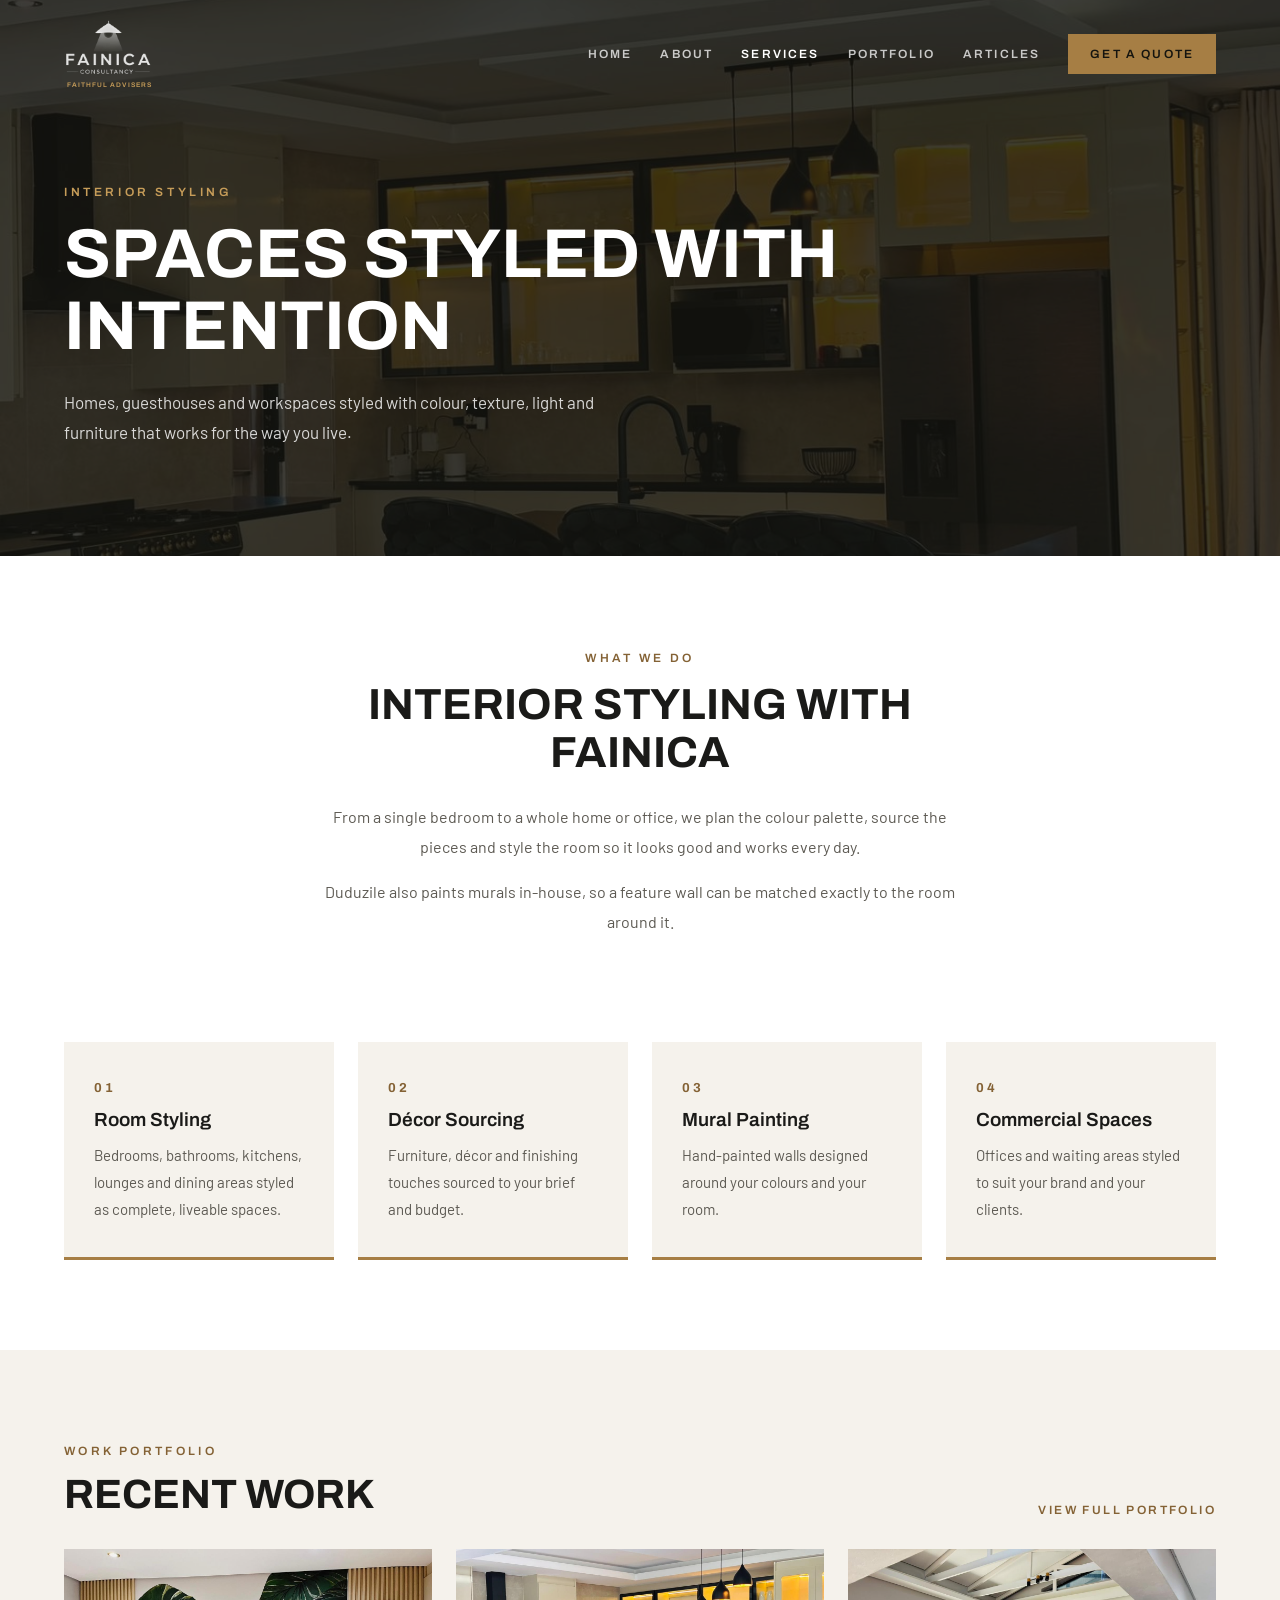
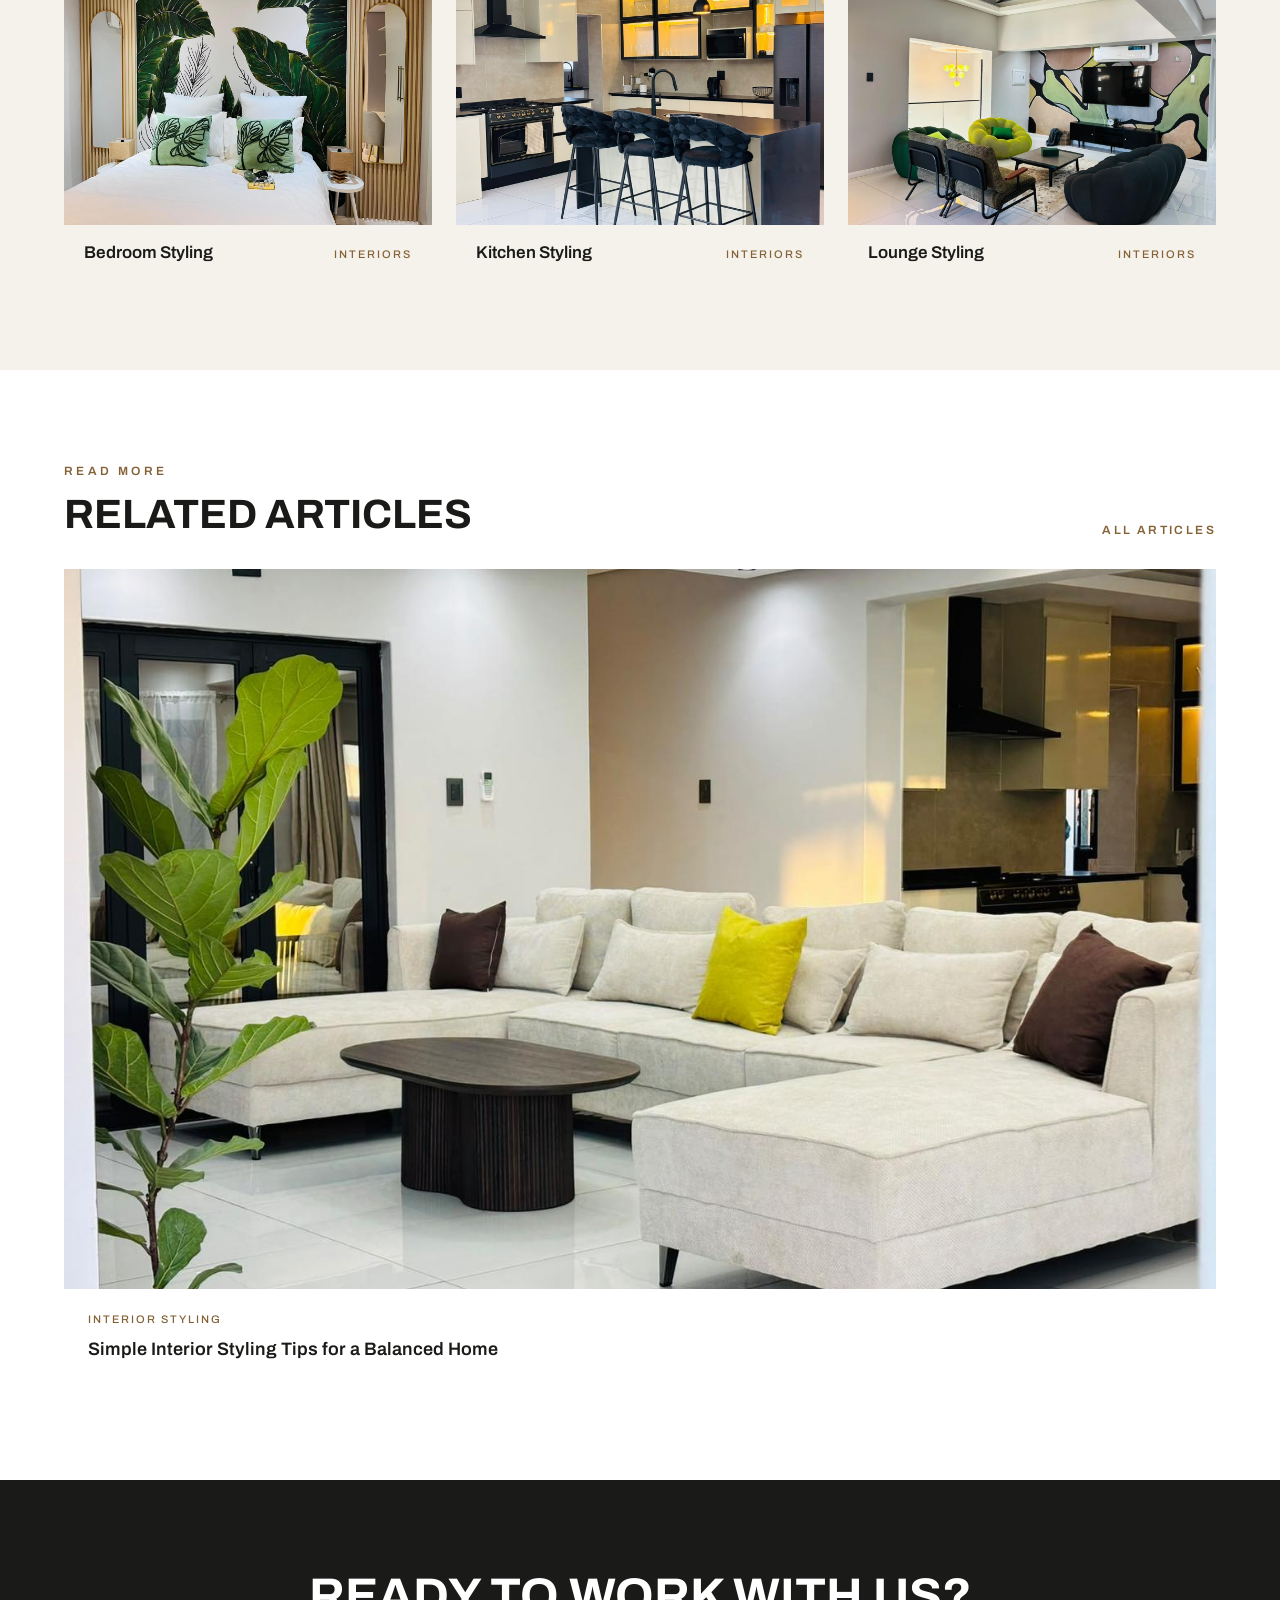
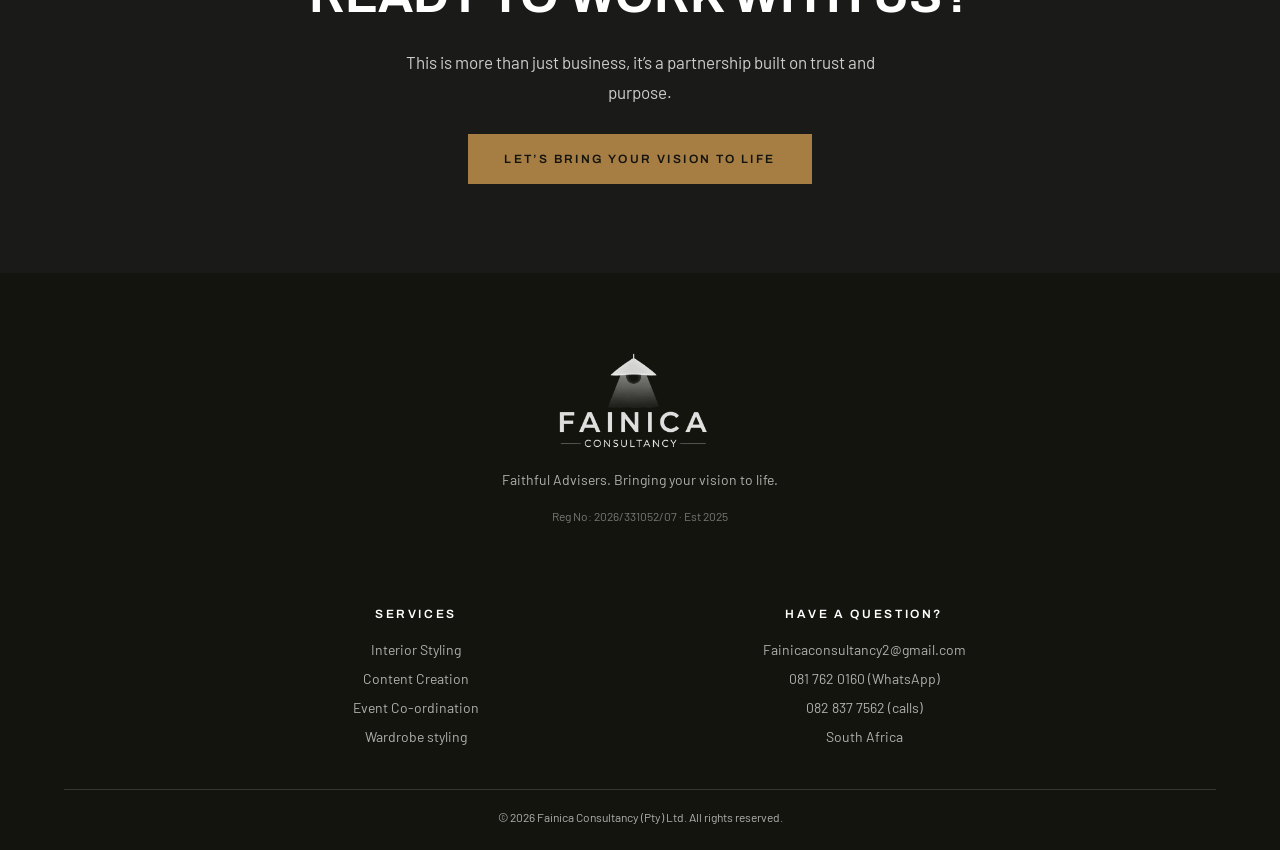
<file: interior-styling.html>
<!DOCTYPE html>
<html lang="en-ZA">
<head>
<meta charset="utf-8">
<meta name="viewport" content="width=device-width, initial-scale=1">
<title>Interior Styling and Interior Design in Middelburg | Fainica Consultancy</title>
<meta name="description" content="Interior styling and interior design for homes, guesthouses and offices by Fainica Consultancy. Room styling, décor sourcing and mural painting in Middelburg, working countrywide." />
<link rel="canonical" href="https://fainicaconsultancy.co.za/interior-styling" />
<meta name="robots" content="index, follow, max-image-preview:large" />
<meta name="author" content="Fainica Consultancy" />
<meta name="keywords" content="Fainica Consultancy, interior styling, interior design, content creation, event co-ordination, Middelburg, Mpumalanga, South Africa" />
<meta name="theme-color" content="#1a1a18" />
<meta name="referrer" content="strict-origin-when-cross-origin" />
<meta property="og:type" content="website" />
<meta property="og:site_name" content="Fainica Consultancy" />
<meta property="og:title" content="Interior Styling and Interior Design in Middelburg | Fainica Consultancy" />
<meta property="og:description" content="Interior styling and interior design for homes, guesthouses and offices by Fainica Consultancy. Room styling, décor sourcing and mural painting in Middelburg, working countrywide." />
<meta property="og:url" content="https://fainicaconsultancy.co.za/interior-styling" />
<meta property="og:image" content="https://fainicaconsultancy.co.za/assets/hero-kitchen.jpg" />
<meta property="og:locale" content="en_ZA" />
<meta name="twitter:card" content="summary_large_image" />
<meta name="twitter:title" content="Interior Styling and Interior Design in Middelburg | Fainica Consultancy" />
<meta name="twitter:description" content="Interior styling and interior design for homes, guesthouses and offices by Fainica Consultancy. Room styling, décor sourcing and mural painting in Middelburg, working countrywide." />
<meta name="twitter:image" content="https://fainicaconsultancy.co.za/assets/hero-kitchen.jpg" />
<link rel="icon" type="image/png" href="/assets/fainica-favicon.png" />
<link rel="apple-touch-icon" href="/assets/fainica-favicon.png" />
<script type="application/ld+json">
{
  "@context": "https://schema.org",
  "@graph": [
    {
      "@type": "WebPage",
      "@id": "https://fainicaconsultancy.co.za/interior-styling#webpage",
      "url": "https://fainicaconsultancy.co.za/interior-styling",
      "name": "Interior Styling",
      "inLanguage": "en-ZA",
      "isPartOf": {
        "@id": "https://fainicaconsultancy.co.za/#website"
      },
      "about": {
        "@id": "https://fainicaconsultancy.co.za/#business"
      },
      "description": "Interior styling and interior design for homes, guesthouses and offices by Fainica Consultancy. Room styling, décor sourcing and mural painting in Middelburg, working countrywide."
    },
    {
      "@type": "BreadcrumbList",
      "itemListElement": [
        {
          "@type": "ListItem",
          "position": 1,
          "name": "Home",
          "item": "https://fainicaconsultancy.co.za/"
        },
        {
          "@type": "ListItem",
          "position": 2,
          "name": "Interior Styling",
          "item": "https://fainicaconsultancy.co.za/interior-styling"
        }
      ]
    },
    {
      "@type": "Service",
      "@id": "https://fainicaconsultancy.co.za/interior-styling#service",
      "name": "Interior Styling",
      "serviceType": "Interior Styling",
      "description": "Interior styling and interior design for homes, guesthouses and offices by Fainica Consultancy. Room styling, décor sourcing and mural painting in Middelburg, working countrywide.",
      "alternateName": [
        "Interior design"
      ],
      "provider": {
        "@id": "https://fainicaconsultancy.co.za/#business"
      },
      "areaServed": {
        "@type": "Country",
        "name": "South Africa"
      },
      "url": "https://fainicaconsultancy.co.za/interior-styling"
    }
  ]
}
</script>
<link rel="preload" href="/assets/fonts/archivo-latin-700-normal.woff2" as="font" type="font/woff2" crossorigin />
<link rel="preload" href="/assets/fonts/barlow-latin-400-normal.woff2" as="font" type="font/woff2" crossorigin />
<link rel="stylesheet" href="/assets/bootstrap-custom.min.css" />
<noscript><style>.wa-float { opacity: 1 !important; visibility: visible !important; transform: none !important; }</style></noscript>
<style>
@font-face { font-family: Archivo; font-style: normal; font-weight: 400; font-display: swap; src: url(/assets/fonts/archivo-latin-400-normal.woff2) format("woff2"); }
@font-face { font-family: Archivo; font-style: normal; font-weight: 500; font-display: swap; src: url(/assets/fonts/archivo-latin-500-normal.woff2) format("woff2"); }
@font-face { font-family: Archivo; font-style: normal; font-weight: 600; font-display: swap; src: url(/assets/fonts/archivo-latin-600-normal.woff2) format("woff2"); }
@font-face { font-family: Archivo; font-style: normal; font-weight: 700; font-display: swap; src: url(/assets/fonts/archivo-latin-700-normal.woff2) format("woff2"); }
@font-face { font-family: Barlow; font-style: normal; font-weight: 300; font-display: swap; src: url(/assets/fonts/barlow-latin-300-normal.woff2) format("woff2"); }
@font-face { font-family: Barlow; font-style: normal; font-weight: 400; font-display: swap; src: url(/assets/fonts/barlow-latin-400-normal.woff2) format("woff2"); }
@font-face { font-family: Barlow; font-style: normal; font-weight: 500; font-display: swap; src: url(/assets/fonts/barlow-latin-500-normal.woff2) format("woff2"); }
  body { margin: 0; background: #ffffff; }
  a { color: oklch(0.52 0.075 72); text-decoration: none; }
  a:hover { color: #1a1a18; }
  .sl-btn:hover { background: rgba(20,20,15,0.78) !important; }
  .lb-btn:hover { background: rgba(255,255,255,0.14) !important; }
  .menu-btn:focus-visible, .wa-float:focus-visible, .btn-fn:focus-visible { outline: 2px solid oklch(0.72 0.1 78); outline-offset: 3px; }
  .wa-float { opacity: 0; visibility: hidden; transform: translateY(14px); transition: opacity 0.3s ease, transform 0.3s ease, visibility 0.3s; }
  .wa-float.is-on { opacity: 1; visibility: visible; transform: none; }
  .menu-link { display: block; padding: 18px 0; border-bottom: 1px solid rgba(255,255,255,0.12); font-family: Archivo, sans-serif; font-size: 14px; font-weight: 600; letter-spacing: 0.18em; text-transform: uppercase; color: rgba(255,255,255,0.78); }
  .menu-link:hover { color: #ffffff; }
  @media (max-width: 575.98px) {
    .btn-fn { display: block !important; text-align: center; padding: 16px 18px !important; letter-spacing: 0.14em !important; }
    .btn-row { flex-direction: column; align-items: stretch; }
    .hero-inner { padding-top: 132px !important; padding-bottom: 14vh !important; }
    .wa-float { right: 14px !important; bottom: max(14px, env(safe-area-inset-bottom)) !important; padding: 12px 16px !important; letter-spacing: 0.12em !important; }
  }
</style>
</head>
<body>
<div style="font-family: Barlow, sans-serif; color: #1a1a18; background: #ffffff; overflow-x: hidden;">
  <header class="site-header" style="position: absolute; top: 0; left: 0; right: 0; z-index: 40; display: flex; justify-content: space-between; align-items: center; gap: 20px; padding: 18px 5vw;">
    <a href="/" style="display: inline-flex; flex-direction: column; align-items: center; --h: 58px;">
      <img src="/assets/fainica-mark-light.png" alt="Fainica Consultancy, creative stylists in Middelburg" width="180" height="62" style="display: block; height: var(--h); width: auto;" />
      <svg viewBox="0 0 84 8" role="img" aria-label="Faithful Advisers" style="display: block; width: calc(var(--h) * 1.456); height: auto; margin-top: 5px; transform: translateX(calc(var(--h) * -0.0603)); overflow: visible;"><text x="0" y="6.3" font-family="Archivo, sans-serif" font-weight="600" font-size="6.6" textLength="84" lengthAdjust="spacing" style="fill: oklch(0.72 0.1 78);">FAITHFUL ADVISERS</text></svg>
    </a>
    <nav class="d-none d-lg-flex" aria-label="Main" style="align-items: center; gap: 28px; font-family: Archivo, sans-serif; font-size: 12px; font-weight: 600; letter-spacing: 0.18em; text-transform: uppercase; color: #ffffff;">
      <a href="/" style="color: rgba(255,255,255,0.75);">Home</a><a href="/about" style="color: rgba(255,255,255,0.75);">About</a><a href="/services" style="color: #ffffff;">Services</a><a href="/portfolio" style="color: rgba(255,255,255,0.75);">Portfolio</a><a href="/articles" style="color: rgba(255,255,255,0.75);">Articles</a><a href="/contact" style="padding: 13px 22px; background: oklch(0.62 0.09 75); color: #14140f;">Get a quote</a>
    </nav>
    <button type="button" class="menu-btn d-lg-none" data-bs-toggle="offcanvas" data-bs-target="#site-menu" aria-controls="site-menu" aria-label="Open menu" style="display: flex; flex-direction: column; justify-content: center; align-items: center; gap: 6px; width: 48px; height: 48px; padding: 0; border: 1px solid rgba(255,255,255,0.4); background: rgba(20,20,15,0.35); cursor: pointer;"><span style="display: block; width: 22px; height: 2px; background: #ffffff;"></span><span style="display: block; width: 22px; height: 2px; background: #ffffff;"></span><span style="display: block; width: 22px; height: 2px; background: #ffffff;"></span></button>
  </header>

  <div class="offcanvas offcanvas-end" tabindex="-1" id="site-menu" aria-label="Menu" style="width: min(86vw, 360px); background: #14140f; color: #ffffff; border-left: 0;">
    <div style="display: flex; justify-content: space-between; align-items: center; padding: 18px 24px;">
      <img src="/assets/fainica-mark-light.png" alt="Fainica Consultancy" width="140" height="48" style="display: block; height: 48px; width: auto;" />
      <button type="button" data-bs-dismiss="offcanvas" aria-label="Close menu" style="width: 48px; height: 48px; padding: 0; border: 1px solid rgba(255,255,255,0.28); background: transparent; color: #ffffff; font-size: 17px; line-height: 1; cursor: pointer;">&#10005;</button>
    </div>
    <nav aria-label="Menu" style="display: flex; flex-direction: column; padding: 8px 24px 0;">
      <a class="menu-link" href="/">Home</a><a class="menu-link" href="/about">About</a><a class="menu-link" href="/services" aria-current="page" style="color: #ffffff; border-left: 3px solid oklch(0.62 0.09 75); padding-left: 14px;">Services</a><a class="menu-link" href="/portfolio">Portfolio</a><a class="menu-link" href="/articles">Articles</a>
    </nav>
    <div style="display: flex; flex-direction: column; gap: 12px; padding: 28px 24px 32px;">
      <a class="btn-fn" href="/contact" style="display: block; padding: 16px 18px; text-align: center; background: oklch(0.62 0.09 75); color: #14140f; font-family: Archivo, sans-serif; font-size: 12px; font-weight: 600; letter-spacing: 0.16em; text-transform: uppercase;">Get a quote</a>
      <a href="https://wa.me/27817620160?text=Hi%20Fainica%20Consultancy!" target="_blank" rel="noopener" style="display: block; padding: 16px 18px; text-align: center; border: 1px solid rgba(255,255,255,0.4); color: #ffffff; font-family: Archivo, sans-serif; font-size: 12px; font-weight: 600; letter-spacing: 0.16em; text-transform: uppercase;">WhatsApp us</a>
    </div>
  </div>

  <main>
    <section data-wa-hero style="position: relative; padding: 20vh 5vw 12vh; overflow: hidden; background: #232019; color: #ffffff;">
      <img src="/assets/hero-kitchen.jpg" alt="Styled kitchen with warm cabinet lighting by Fainica Consultancy" fetchpriority="high" decoding="async" style="position: absolute; inset: 0; width: 100%; height: 100%; object-fit: cover;" />
      <div style="position: absolute; inset: 0; background: rgba(20,20,15,0.82);"></div>
      <span style="position: relative; font-family: Archivo, sans-serif; font-size: 12px; font-weight: 600; letter-spacing: 0.3em; text-transform: uppercase; color: oklch(0.72 0.1 78);">Interior Styling</span>
      <h1 style="position: relative; margin: 20px 0 0; font-family: Archivo, sans-serif; font-weight: 700; font-size: clamp(34px, 5.4vw, 78px); line-height: 1.04; text-transform: uppercase; max-width: 22ch;">Spaces styled with intention</h1>
      <p style="position: relative; margin: 24px 0 0; max-width: 58ch; font-size: 17px; line-height: 1.8; color: rgba(255,255,255,0.82);">Homes, guesthouses and workspaces styled with colour, texture, light and furniture that works for the way you live.</p>
    </section>

    <section style="padding: clamp(56px, 7vw, 100px) 5vw;">
      <div style="max-width: 70ch; margin: 0 auto; text-align: center;">
        <span style="font-family: Archivo, sans-serif; font-size: 12px; font-weight: 600; letter-spacing: 0.28em; text-transform: uppercase; color: oklch(0.52 0.075 72);">What we do</span>
        <h2 style="margin: 16px 0 24px; font-family: Archivo, sans-serif; font-weight: 700; font-size: clamp(26px, 3.4vw, 46px); line-height: 1.12; text-transform: uppercase;">Interior Styling with Fainica</h2>
        <p style="margin: 0 0 16px; font-size: 16px; line-height: 1.85; color: #5d5a53;">From a single bedroom to a whole home or office, we plan the colour palette, source the pieces and style the room so it looks good and works every day.</p>
        <p style="margin: 0 0 16px; font-size: 16px; line-height: 1.85; color: #5d5a53;">Duduzile also paints murals in-house, so a feature wall can be matched exactly to the room around it.</p>
      </div>
    </section>

    <section style="padding: 0 5vw clamp(56px, 7vw, 100px);">
      <div style="display: grid; grid-template-columns: repeat(auto-fit, minmax(260px, 1fr)); gap: 24px;">
        <div style="padding: 34px 30px; background: #f5f2ec; border-bottom: 3px solid oklch(0.62 0.09 75);">
          <span style="font-family: Archivo, sans-serif; font-weight: 700; font-size: 13px; letter-spacing: 0.2em; color: oklch(0.52 0.075 72);">01</span>
          <h3 style="margin: 14px 0 12px; font-family: Archivo, sans-serif; font-size: 19px; font-weight: 600;">Room Styling</h3>
          <p style="margin: 0; font-size: 15px; line-height: 1.8; color: #5d5a53;">Bedrooms, bathrooms, kitchens, lounges and dining areas styled as complete, liveable spaces.</p>
        </div>
        <div style="padding: 34px 30px; background: #f5f2ec; border-bottom: 3px solid oklch(0.62 0.09 75);">
          <span style="font-family: Archivo, sans-serif; font-weight: 700; font-size: 13px; letter-spacing: 0.2em; color: oklch(0.52 0.075 72);">02</span>
          <h3 style="margin: 14px 0 12px; font-family: Archivo, sans-serif; font-size: 19px; font-weight: 600;">D&eacute;cor Sourcing</h3>
          <p style="margin: 0; font-size: 15px; line-height: 1.8; color: #5d5a53;">Furniture, d&eacute;cor and finishing touches sourced to your brief and budget.</p>
        </div>
        <div style="padding: 34px 30px; background: #f5f2ec; border-bottom: 3px solid oklch(0.62 0.09 75);">
          <span style="font-family: Archivo, sans-serif; font-weight: 700; font-size: 13px; letter-spacing: 0.2em; color: oklch(0.52 0.075 72);">03</span>
          <h3 style="margin: 14px 0 12px; font-family: Archivo, sans-serif; font-size: 19px; font-weight: 600;">Mural Painting</h3>
          <p style="margin: 0; font-size: 15px; line-height: 1.8; color: #5d5a53;">Hand-painted walls designed around your colours and your room.</p>
        </div>
        <div style="padding: 34px 30px; background: #f5f2ec; border-bottom: 3px solid oklch(0.62 0.09 75);">
          <span style="font-family: Archivo, sans-serif; font-weight: 700; font-size: 13px; letter-spacing: 0.2em; color: oklch(0.52 0.075 72);">04</span>
          <h3 style="margin: 14px 0 12px; font-family: Archivo, sans-serif; font-size: 19px; font-weight: 600;">Commercial Spaces</h3>
          <p style="margin: 0; font-size: 15px; line-height: 1.8; color: #5d5a53;">Offices and waiting areas styled to suit your brand and your clients.</p>
        </div>
      </div>
    </section>

    <section style="padding: clamp(56px, 7vw, 100px) 5vw; background: #f5f2ec;">
      <div style="display: flex; justify-content: space-between; align-items: flex-end; gap: 20px; flex-wrap: wrap; margin-bottom: 32px;">
        <div>
          <span style="font-family: Archivo, sans-serif; font-size: 12px; font-weight: 600; letter-spacing: 0.28em; text-transform: uppercase; color: oklch(0.52 0.075 72);">Work portfolio</span>
          <h2 style="margin: 14px 0 0; font-family: Archivo, sans-serif; font-weight: 700; font-size: clamp(24px, 3.2vw, 42px); text-transform: uppercase;">Recent work</h2>
        </div>
        <a href="/portfolio" style="font-family: Archivo, sans-serif; font-size: 12px; font-weight: 600; letter-spacing: 0.2em; text-transform: uppercase;">View full portfolio</a>
      </div>
      <div style="display: grid; grid-template-columns: repeat(auto-fit, minmax(280px, 1fr)); gap: 24px;">
        <a href="/portfolio" style="display: block; color: inherit;">
          <div style="position: relative; aspect-ratio: 4 / 3; overflow: hidden; background: #ebe7e0;">
            <img src="/assets/p-bedroom.jpg" alt="Bedroom with hand-painted leaf mural styled by Fainica Consultancy" loading="lazy" decoding="async" style="position: absolute; inset: 0; width: 100%; height: 100%; object-fit: cover;" />
          </div>
          <div style="display: flex; justify-content: space-between; align-items: baseline; gap: 16px; padding: 18px 20px; background: #f5f2ec;">
            <h3 style="margin: 0; font-family: Archivo, sans-serif; font-size: 17px; font-weight: 600; color: #1a1a18;">Bedroom Styling</h3>
            <span style="font-family: Archivo, sans-serif; font-size: 11px; font-weight: 500; letter-spacing: 0.18em; text-transform: uppercase; color: oklch(0.52 0.075 72);">Interiors</span>
          </div>
        </a>
        <a href="/portfolio" style="display: block; color: inherit;">
          <div style="position: relative; aspect-ratio: 4 / 3; overflow: hidden; background: #ebe7e0;">
            <img src="/assets/p-kitchen.jpg" alt="Kitchen with lit display cabinetry and bar stools styled by Fainica Consultancy" loading="lazy" decoding="async" style="position: absolute; inset: 0; width: 100%; height: 100%; object-fit: cover;" />
          </div>
          <div style="display: flex; justify-content: space-between; align-items: baseline; gap: 16px; padding: 18px 20px; background: #f5f2ec;">
            <h3 style="margin: 0; font-family: Archivo, sans-serif; font-size: 17px; font-weight: 600; color: #1a1a18;">Kitchen Styling</h3>
            <span style="font-family: Archivo, sans-serif; font-size: 11px; font-weight: 500; letter-spacing: 0.18em; text-transform: uppercase; color: oklch(0.52 0.075 72);">Interiors</span>
          </div>
        </a>
        <a href="/portfolio" style="display: block; color: inherit;">
          <div style="position: relative; aspect-ratio: 4 / 3; overflow: hidden; background: #ebe7e0;">
            <img src="/assets/p-lounge.jpg" alt="Lounge with painted feature wall and sculptural seating by Fainica Consultancy" loading="lazy" decoding="async" style="position: absolute; inset: 0; width: 100%; height: 100%; object-fit: cover;" />
          </div>
          <div style="display: flex; justify-content: space-between; align-items: baseline; gap: 16px; padding: 18px 20px; background: #f5f2ec;">
            <h3 style="margin: 0; font-family: Archivo, sans-serif; font-size: 17px; font-weight: 600; color: #1a1a18;">Lounge Styling</h3>
            <span style="font-family: Archivo, sans-serif; font-size: 11px; font-weight: 500; letter-spacing: 0.18em; text-transform: uppercase; color: oklch(0.52 0.075 72);">Interiors</span>
          </div>
        </a>
      </div>
    </section>

    <section style="padding: clamp(56px, 7vw, 96px) 5vw; background: #ffffff;">
      <div style="display: flex; justify-content: space-between; align-items: flex-end; gap: 20px; flex-wrap: wrap; margin-bottom: 32px;">
        <div>
          <span style="font-family: Archivo, sans-serif; font-size: 12px; font-weight: 600; letter-spacing: 0.28em; text-transform: uppercase; color: oklch(0.52 0.075 72);">Read more</span>
          <h2 style="margin: 14px 0 0; font-family: Archivo, sans-serif; font-weight: 700; font-size: clamp(24px, 3.2vw, 42px); text-transform: uppercase;">Related articles</h2>
        </div>
        <a href="/articles" style="font-family: Archivo, sans-serif; font-size: 12px; font-weight: 600; letter-spacing: 0.2em; text-transform: uppercase;">All articles</a>
      </div>
      <div style="display: grid; grid-template-columns: repeat(auto-fit, minmax(260px, 1fr)); gap: 24px;">
        <a href="/article-interior-styling-tips" style="display: block; background: #ffffff; color: inherit;">
          <div style="position: relative; aspect-ratio: 16 / 10; overflow: hidden; background: #ebe7e0;">
            <img src="/assets/about-lounge.jpg" alt="Styled lounge with warm lighting by Fainica Consultancy" loading="lazy" decoding="async" style="position: absolute; inset: 0; width: 100%; height: 100%; object-fit: cover;" />
          </div>
          <div style="padding: 24px 24px 28px;">
            <div style="font-family: Archivo, sans-serif; font-size: 11px; font-weight: 500; letter-spacing: 0.18em; text-transform: uppercase; color: oklch(0.52 0.075 72);">Interior Styling</div>
            <h3 style="margin: 12px 0 0; font-family: Archivo, sans-serif; font-size: 18px; font-weight: 600; line-height: 1.4; color: #1a1a18;">Simple Interior Styling Tips for a Balanced Home</h3>
          </div>
        </a>
      </div>
    </section>
  </main>

  <section data-wa-hide style="display: flex; flex-direction: column; align-items: center; gap: 26px; padding: clamp(56px, 7vw, 100px) 5vw; background: #1a1a18; color: #ffffff; text-align: center;">
    <h2 style="margin: 0; font-family: Archivo, sans-serif; font-weight: 700; font-size: clamp(26px, 3.8vw, 54px); line-height: 1.08; text-transform: uppercase; max-width: 26ch;">Ready to work with us?</h2>
    <p style="margin: 0; max-width: 52ch; font-size: 17px; line-height: 1.75; color: rgba(255,255,255,0.78);">This is more than just business, it&rsquo;s a partnership built on trust and purpose.</p>
    <a class="btn-fn" href="/contact" style="padding: 18px 36px; background: oklch(0.62 0.09 75); color: #14140f; font-family: Archivo, sans-serif; font-size: 12px; font-weight: 600; letter-spacing: 0.2em; text-transform: uppercase;">Let&rsquo;s bring your vision to life</a>
  </section>
  <footer data-wa-hide style="padding: clamp(48px, 6vw, 76px) 5vw 26px; background: #14140f; color: rgba(255,255,255,0.66); text-align: center;">
    <div style="display: flex; flex-direction: column; align-items: center; gap: 16px;">
      <img src="/assets/fainica-mark-light.png" alt="Fainica Consultancy logo" width="168" height="58" style="display: block; width: 168px; height: auto;" />
      <p style="margin: 0; font-size: 14px; line-height: 1.8;">Faithful Advisers. Bringing your vision to life.</p>
      <span style="font-size: 12px; color: rgba(255,255,255,0.42);">Reg No: 2026/331052/07 &middot; Est 2025</span>
    </div>
    <div class="row g-5 justify-content-center" style="margin-top: 36px;">
      <div class="col-12 col-md-5 col-lg-4" style="display: flex; flex-direction: column; align-items: center; gap: 12px;">
        <h2 style="margin: 0 0 8px; font-family: Archivo, sans-serif; font-size: 12px; font-weight: 600; letter-spacing: 0.22em; text-transform: uppercase; color: #ffffff;">Services</h2>
        <a href="/interior-styling" style="font-size: 14px; color: rgba(255,255,255,0.66);">Interior Styling</a><a href="/content-creation" style="font-size: 14px; color: rgba(255,255,255,0.66);">Content Creation</a><a href="/event-coordination" style="font-size: 14px; color: rgba(255,255,255,0.66);">Event Co-ordination</a><a href="/article-wardrobe-styling-tips" style="font-size: 14px; color: rgba(255,255,255,0.66);">Wardrobe styling</a>
      </div>
      <div class="col-12 col-md-5 col-lg-4" style="display: flex; flex-direction: column; align-items: center; gap: 12px;">
        <h2 style="margin: 0 0 8px; font-family: Archivo, sans-serif; font-size: 12px; font-weight: 600; letter-spacing: 0.22em; text-transform: uppercase; color: #ffffff;">Have a question?</h2>
        <a href="mailto:Fainicaconsultancy2@gmail.com" style="font-size: 14px; color: rgba(255,255,255,0.66);">Fainicaconsultancy2@gmail.com</a>
        <a href="https://wa.me/27817620160" target="_blank" rel="noopener" style="font-size: 14px; color: rgba(255,255,255,0.66);">081 762 0160 (WhatsApp)</a>
        <a href="tel:+27828377562" style="font-size: 14px; color: rgba(255,255,255,0.66);">082 837 7562 (calls)</a>
        <span style="font-size: 14px;">South Africa</span>
      </div>
    </div>
    <div style="margin-top: 44px; padding-top: 20px; border-top: 1px solid rgba(255,255,255,0.14); font-size: 12px;">
      <span>&copy; 2026 Fainica Consultancy (Pty) Ltd. All rights reserved.</span>
    </div>
  </footer>

  <a class="wa-float" href="https://wa.me/27817620160?text=Hi%20Fainica%20Consultancy!" target="_blank" rel="noopener" style="position: fixed; right: 22px; bottom: 22px; z-index: 60; display: flex; align-items: center; gap: 10px; padding: 14px 20px; background: oklch(0.62 0.09 75); color: #14140f; font-family: Archivo, sans-serif; font-size: 12px; font-weight: 600; letter-spacing: 0.16em; text-transform: uppercase; box-shadow: 0 10px 30px rgba(20,20,15,0.3);">
    <span style="width: 8px; height: 8px; border-radius: 50%; background: #14140f;"></span>WhatsApp us
  </a>

</div>
<script src="/assets/bootstrap-offcanvas.min.js" defer></script>
<script src="/site.js" defer></script>
</body>
</html>
</file>
